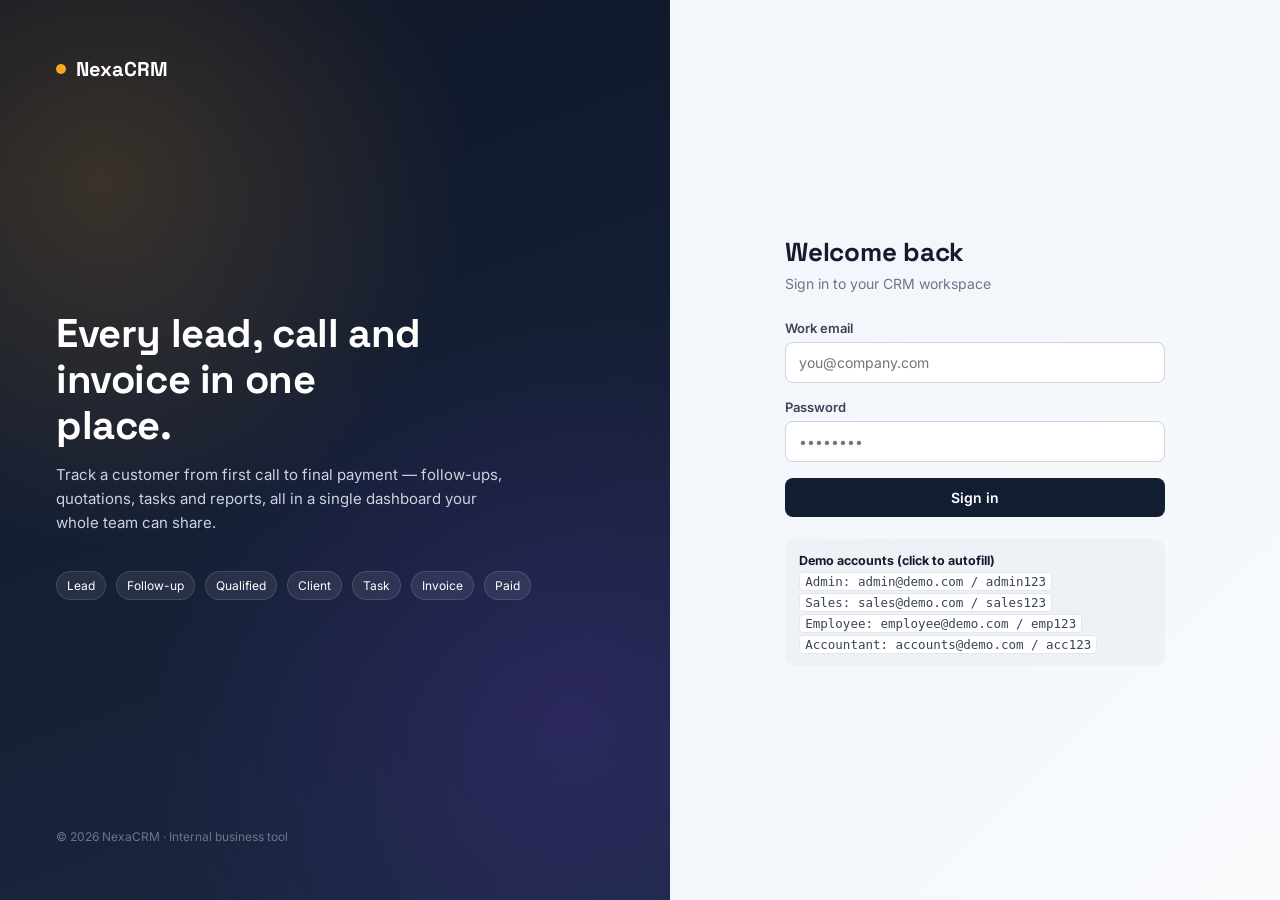
<file: crm/index.html>
<!DOCTYPE html>
<html lang="en">
<head>
<meta charset="UTF-8">
<meta name="viewport" content="width=device-width, initial-scale=1.0">
<title>NexaCRM — Sign in</title>
<link rel="stylesheet" href="css/style.css">
</head>
<body>

<div class="login-shell">
  <div class="login-visual">
    <div class="brand"><span class="dot"></span> NexaCRM</div>
    <div class="pitch">
      <h1>Every lead, call and invoice in one place.</h1>
      <p>Track a customer from first call to final payment — follow-ups, quotations, tasks and reports, all in a single dashboard your whole team can share.</p>
      <div class="login-flow">
        <span>Lead</span><span>Follow-up</span><span>Qualified</span><span>Client</span><span>Task</span><span>Invoice</span><span>Paid</span>
      </div>
    </div>
    <footer>© 2026 NexaCRM · Internal business tool</footer>
  </div>

  <div class="login-form-wrap">
    <div class="login-card">
      <h2>Welcome back</h2>
      <span class="sub">Sign in to your CRM workspace</span>

      <div class="login-error" id="loginError">Invalid email or password.</div>

      <form id="loginForm">
        <div class="field">
          <label for="email">Work email</label>
          <input type="email" id="email" placeholder="you@company.com" required>
        </div>
        <div class="field">
          <label for="password">Password</label>
          <input type="password" id="password" placeholder="••••••••" required>
        </div>
        <button type="submit" class="btn btn-primary btn-block">Sign in</button>
      </form>

      <div class="demo-accounts">
        <b>Demo accounts (click to autofill)</b>
        <div id="demoList" style="display:flex;flex-direction:column;gap:6px;"></div>
      </div>
    </div>
  </div>
</div>

<div id="toast-host"></div>

<script src="js/data.js"></script>
<script>
  seedIfNeeded();

  // If already logged in, go straight to dashboard
  if (currentUser()) window.location.href = 'dashboard.html';

  const users = DB.get(DB_KEYS.users);
  const demoList = document.getElementById('demoList');
  users.forEach(u => {
    const row = document.createElement('div');
    row.innerHTML = `<code style="cursor:pointer" data-mail="${u.email}" data-pass="${u.password}">${u.role}: ${u.email} / ${u.password}</code>`;
    demoList.appendChild(row);
  });
  demoList.addEventListener('click', e => {
    const el = e.target.closest('code');
    if (!el) return;
    document.getElementById('email').value = el.dataset.mail;
    document.getElementById('password').value = el.dataset.pass;
  });

  document.getElementById('loginForm').addEventListener('submit', e => {
    e.preventDefault();
    const email = document.getElementById('email').value.trim().toLowerCase();
    const pass = document.getElementById('password').value;
    const user = users.find(u => u.email.toLowerCase() === email && u.password === pass);
    const errBox = document.getElementById('loginError');
    if (!user) {
      errBox.style.display = 'block';
      return;
    }
    errBox.style.display = 'none';
    setCurrentUser({ id: user.id, name: user.name, role: user.role, email: user.email });
    window.location.href = 'dashboard.html';
  });
</script>
</body>
</html>
</file>
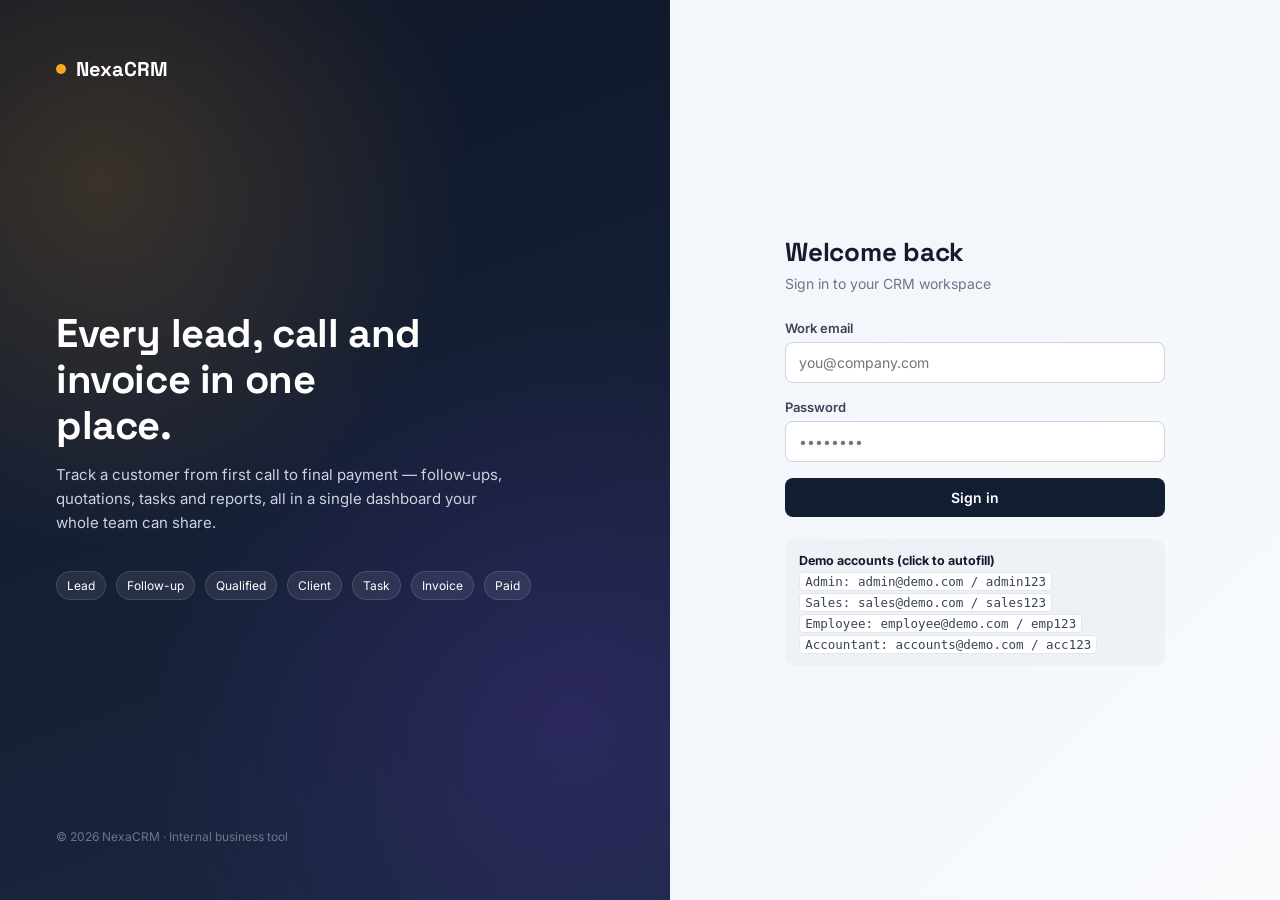
<file: crm/dashboard.html>
<!DOCTYPE html>
<html lang="en">
<head>
<meta charset="UTF-8">
<meta name="viewport" content="width=device-width, initial-scale=1.0">
<title>NexaCRM — Dashboard</title>
<link rel="stylesheet" href="css/style.css">
</head>
<body>

<div class="app-shell">

  <!-- ===================== SIDEBAR ===================== -->
  <aside class="sidebar" id="sidebar">
    <div class="brand"><span class="dot"></span> NexaCRM</div>

    <div class="nav-group-label">Overview</div>
    <div class="nav-item" data-section="dashboard" data-roles="Admin,Sales,Employee,Accountant">
      <svg width="18" height="18" viewBox="0 0 24 24" fill="none" stroke="currentColor" stroke-width="2"><rect x="3" y="3" width="7" height="9" rx="1.5"/><rect x="14" y="3" width="7" height="5" rx="1.5"/><rect x="14" y="12" width="7" height="9" rx="1.5"/><rect x="3" y="16" width="7" height="5" rx="1.5"/></svg>
      Dashboard
    </div>

    <div class="nav-group-label">Sales Pipeline</div>
    <div class="nav-item" data-section="pipeline" data-roles="Admin,Sales,Employee">
      <svg width="18" height="18" viewBox="0 0 24 24" fill="none" stroke="currentColor" stroke-width="2"><path d="M4 4h16v3H4zM7 11h10v3H7zM10 18h4v3h-4z"/></svg>
      Pipeline
    </div>
    <div class="nav-item" data-section="leads" data-roles="Admin,Sales,Employee">
      <svg width="18" height="18" viewBox="0 0 24 24" fill="none" stroke="currentColor" stroke-width="2"><path d="M22 16.92v3a2 2 0 0 1-2.18 2 19.79 19.79 0 0 1-8.63-3.07 19.5 19.5 0 0 1-6-6 19.79 19.79 0 0 1-3.07-8.67A2 2 0 0 1 4.11 2h3a2 2 0 0 1 2 1.72c.13.96.36 1.9.68 2.81a2 2 0 0 1-.45 2.11L8.09 9.91a16 16 0 0 0 6 6l1.27-1.27a2 2 0 0 1 2.11-.45c.91.32 1.85.55 2.81.68A2 2 0 0 1 22 16.92z"/></svg>
      Leads &amp; Follow-ups
    </div>
    <div class="nav-item" data-section="clients" data-roles="Admin,Sales,Accountant,Employee">
      <svg width="18" height="18" viewBox="0 0 24 24" fill="none" stroke="currentColor" stroke-width="2"><path d="M17 21v-2a4 4 0 0 0-4-4H5a4 4 0 0 0-4 4v2"/><circle cx="9" cy="7" r="4"/><path d="M23 21v-2a4 4 0 0 0-3-3.87"/><path d="M16 3.13a4 4 0 0 1 0 7.75"/></svg>
      Clients
    </div>

    <div class="nav-group-label">Delivery</div>
    <div class="nav-item" data-section="tasks" data-roles="Admin,Sales,Employee">
      <svg width="18" height="18" viewBox="0 0 24 24" fill="none" stroke="currentColor" stroke-width="2"><path d="M9 11l3 3L22 4"/><path d="M21 12v7a2 2 0 0 1-2 2H5a2 2 0 0 1-2-2V5a2 2 0 0 1 2-2h11"/></svg>
      Services &amp; Tasks
    </div>

    <div class="nav-group-label">Billing</div>
    <div class="nav-item" data-section="quotations" data-roles="Admin,Sales,Accountant">
      <svg width="18" height="18" viewBox="0 0 24 24" fill="none" stroke="currentColor" stroke-width="2"><path d="M14 2H6a2 2 0 0 0-2 2v16a2 2 0 0 0 2 2h12a2 2 0 0 0 2-2V8z"/><path d="M14 2v6h6"/><path d="M9 15h6M9 11h3"/></svg>
      Quotations &amp; Invoices
    </div>
    <div class="nav-item" data-section="payments" data-roles="Admin,Accountant">
      <svg width="18" height="18" viewBox="0 0 24 24" fill="none" stroke="currentColor" stroke-width="2"><rect x="1" y="4" width="22" height="16" rx="2"/><path d="M1 10h22"/></svg>
      Payments
    </div>

    <div class="nav-group-label">Insights</div>
    <div class="nav-item" data-section="notifications" data-roles="Admin,Sales,Employee,Accountant">
      <svg width="18" height="18" viewBox="0 0 24 24" fill="none" stroke="currentColor" stroke-width="2"><path d="M18 8A6 6 0 0 0 6 8c0 7-3 9-3 9h18s-3-2-3-9"/><path d="M13.73 21a2 2 0 0 1-3.46 0"/></svg>
      Notifications
    </div>
    <div class="nav-item" data-section="callhistory" data-roles="Admin,Sales,Employee,Accountant">
      <svg width="18" height="18" viewBox="0 0 24 24" fill="none" stroke="currentColor" stroke-width="2"><path d="M22 16.92v3a2 2 0 0 1-2.18 2 19.79 19.79 0 0 1-8.63-3.07 19.5 19.5 0 0 1-6-6 19.79 19.79 0 0 1-3.07-8.67A2 2 0 0 1 4.11 2h3a2 2 0 0 1 2 1.72c.13.96.36 1.9.68 2.81a2 2 0 0 1-.45 2.11L8.09 9.91a16 16 0 0 0 6 6l1.27-1.27a2 2 0 0 1 2.11-.45c.91.32 1.85.55 2.81.68A2 2 0 0 1 22 16.92z"/></svg>
      Call History
    </div>
    <div class="nav-item" data-section="reports" data-roles="Admin,Accountant">
      <svg width="18" height="18" viewBox="0 0 24 24" fill="none" stroke="currentColor" stroke-width="2"><path d="M3 3v18h18"/><path d="M18 17V9M13 17V5M8 17v-3"/></svg>
      Reports
    </div>
    <div class="nav-item" data-section="users" data-roles="Admin">
      <svg width="18" height="18" viewBox="0 0 24 24" fill="none" stroke="currentColor" stroke-width="2"><path d="M20 21v-2a4 4 0 0 0-4-4H8a4 4 0 0 0-4 4v2"/><circle cx="12" cy="7" r="4"/></svg>
      Team &amp; Roles
    </div>

    <div class="nav-group-label">Account</div>
    <div class="nav-item" data-section="settings" data-roles="Admin,Sales,Employee,Accountant">
      <svg width="18" height="18" viewBox="0 0 24 24" fill="none" stroke="currentColor" stroke-width="2"><circle cx="12" cy="12" r="3"/><path d="M19.4 15a1.65 1.65 0 0 0 .33 1.82l.06.06a2 2 0 1 1-2.83 2.83l-.06-.06a1.65 1.65 0 0 0-1.82-.33 1.65 1.65 0 0 0-1 1.51V21a2 2 0 0 1-4 0v-.09A1.65 1.65 0 0 0 9 19.4a1.65 1.65 0 0 0-1.82.33l-.06.06a2 2 0 1 1-2.83-2.83l.06-.06a1.65 1.65 0 0 0 .33-1.82 1.65 1.65 0 0 0-1.51-1H3a2 2 0 0 1 0-4h.09A1.65 1.65 0 0 0 4.6 9a1.65 1.65 0 0 0-.33-1.82l-.06-.06a2 2 0 1 1 2.83-2.83l.06.06a1.65 1.65 0 0 0 1.82.33H9a1.65 1.65 0 0 0 1-1.51V3a2 2 0 0 1 4 0v.09a1.65 1.65 0 0 0 1 1.51 1.65 1.65 0 0 0 1.82-.33l.06-.06a2 2 0 1 1 2.83 2.83l-.06.06a1.65 1.65 0 0 0-.33 1.82V9a1.65 1.65 0 0 0 1.51 1H21a2 2 0 0 1 0 4h-.09a1.65 1.65 0 0 0-1.51 1z"/></svg>
      Settings
    </div>

    <div class="sidebar-footer">
      <div class="sidebar-user">
        <div class="avatar" id="sbAvatar">?</div>
        <div class="who">
          <div class="n" id="sbName">—</div>
          <div class="r" id="sbRole">—</div>
        </div>
      </div>
      <div class="nav-item" id="logoutBtn" style="margin-top:6px;">
        <svg width="18" height="18" viewBox="0 0 24 24" fill="none" stroke="currentColor" stroke-width="2"><path d="M9 21H5a2 2 0 0 1-2-2V5a2 2 0 0 1 2-2h4"/><polyline points="16 17 21 12 16 7"/><line x1="21" y1="12" x2="9" y2="12"/></svg>
        Log out
      </div>
    </div>
  </aside>

  <!-- ===================== MAIN ===================== -->
  <div class="main">
    <div class="topbar">
      <div class="left">
        <button class="menu-toggle" id="menuToggle">
          <svg width="22" height="22" viewBox="0 0 24 24" fill="none" stroke="currentColor" stroke-width="2"><line x1="3" y1="12" x2="21" y2="12"/><line x1="3" y1="6" x2="21" y2="6"/><line x1="3" y1="18" x2="21" y2="18"/></svg>
        </button>
        <h1 id="pageTitle">Dashboard</h1>
      </div>
      <div class="right">
        <button class="btn btn-amber btn-sm" id="newCallBtn">
          <svg width="15" height="15" viewBox="0 0 24 24" fill="none" stroke="currentColor" stroke-width="2.3"><path d="M22 16.92v3a2 2 0 0 1-2.18 2 19.79 19.79 0 0 1-8.63-3.07 19.5 19.5 0 0 1-6-6 19.79 19.79 0 0 1-3.07-8.67A2 2 0 0 1 4.11 2h3a2 2 0 0 1 2 1.72c.13.96.36 1.9.68 2.81a2 2 0 0 1-.45 2.11L8.09 9.91a16 16 0 0 0 6 6l1.27-1.27a2 2 0 0 1 2.11-.45c.91.32 1.85.55 2.81.68A2 2 0 0 1 22 16.92z"/></svg>
          New Call
        </button>
        <button class="icon-btn" id="bellBtn" title="Notifications">
          <svg width="18" height="18" viewBox="0 0 24 24" fill="none" stroke="currentColor" stroke-width="2"><path d="M18 8A6 6 0 0 0 6 8c0 7-3 9-3 9h18s-3-2-3-9"/><path d="M13.73 21a2 2 0 0 1-3.46 0"/></svg>
          <span class="badge-dot perm-hidden" id="bellCount">0</span>
        </button>
      </div>
    </div>

    <div class="content">

      <!-- ============ DASHBOARD ============ -->
      <section class="section active" id="sec-dashboard">
        <div class="dashboard-hero" id="dashboardHero"></div>
        <div class="stat-grid" id="statGrid"></div>
        <div class="role-workspace" id="roleWorkspace"></div>
        <div class="grid-2">
          <div class="card">
            <div class="card-head">
              <h3>Leads needing follow-up</h3>
              <button class="link-btn" data-nav="leads">View all leads</button>
            </div>
            <div class="table-wrap" id="dashFollowUps"></div>
          </div>
          <div class="card">
            <div class="card-head"><h3>Recent activity</h3></div>
            <div class="card-body"><div class="timeline" id="dashActivity"></div></div>
          </div>
        </div>
        <div class="card" style="margin-top:20px;">
          <div class="card-head">
            <h3>Call a lead</h3>
            <span class="small-muted">Tap call, and when you hang up we'll prompt you to log what happened.</span>
          </div>
          <div class="table-wrap" id="dashCallList"></div>
        </div>
      </section>

      <!-- ============ PIPELINE (KANBAN) ============ -->
      <section class="section" id="sec-pipeline">
        <div class="page-head">
          <div><h2>Sales Pipeline</h2><div class="sub">Drag opportunities through each stage and keep your team focused on the next best action.</div></div>
          <button class="btn btn-primary" id="addLeadFromPipelineBtn">+ Add Lead</button>
        </div>
        <div class="pipeline-overview" id="pipelineOverview"></div>
        <div class="kanban-board" id="kanbanBoard"></div>
      </section>

      <!-- ============ LEADS ============ -->
      <section class="section" id="sec-leads">
        <div class="page-head">
          <div><h2>Leads &amp; Follow-ups</h2><div class="sub">Capture new leads, log calls and move them toward qualification.</div></div>
          <button class="btn btn-primary" id="addLeadBtn">+ Add Lead</button>
        </div>
        <div class="filter-bar">
          <input type="search" id="leadSearch" placeholder="Search name, company, phone…">
          <div class="pill-tabs" id="leadStatusTabs"></div>
        </div>
        <div class="card"><div class="table-wrap" id="leadTable"></div></div>
      </section>

      <!-- ============ CLIENTS ============ -->
      <section class="section" id="sec-clients">
        <div class="page-head">
          <div><h2>Clients</h2><div class="sub">Everyone converted from a lead, with full service &amp; billing history.</div></div>
          <button class="btn btn-primary" id="addClientBtn">+ Add Client Directly</button>
        </div>
        <div class="filter-bar"><input type="search" id="clientSearch" placeholder="Search clients…"></div>
        <div class="card"><div class="table-wrap" id="clientTable"></div></div>
      </section>

      <!-- ============ TASKS / SERVICES ============ -->
      <section class="section" id="sec-tasks">
        <div class="page-head">
          <div><h2>Services &amp; Tasks</h2><div class="sub">Assign delivery work to your team and track progress.</div></div>
          <div style="display:flex;gap:10px;">
            <button class="btn btn-outline" id="manageServicesBtn">Manage Services</button>
            <button class="btn btn-primary" id="addTaskBtn">+ Assign Task</button>
          </div>
        </div>
        <div class="filter-bar" id="taskStatusTabs"></div>
        <div class="card"><div class="table-wrap" id="taskTable"></div></div>
      </section>

      <!-- ============ QUOTATIONS & INVOICES ============ -->
      <section class="section" id="sec-quotations">
        <div class="page-head">
          <div><h2>Quotations &amp; Invoices</h2><div class="sub">Quote a client, then convert accepted quotes into invoices.</div></div>
          <button class="btn btn-primary" id="addQuoteBtn">+ New Quotation</button>
        </div>
        <div class="pill-tabs" style="margin-bottom:16px;">
          <button class="pill-tab active" data-billtab="quotations">Quotations</button>
          <button class="pill-tab" data-billtab="invoices">Invoices</button>
        </div>
        <div class="card" id="billQuotationsWrap"><div class="table-wrap" id="quoteTable"></div></div>
        <div class="card" id="billInvoicesWrap" style="display:none;"><div class="table-wrap" id="invoiceTable"></div></div>
      </section>

      <!-- ============ PAYMENTS ============ -->
      <section class="section" id="sec-payments">
        <div class="page-head">
          <div><h2>Payment Tracking</h2><div class="sub">Record payments received and see who still owes what.</div></div>
        </div>
        <div class="stat-grid" id="paymentStatGrid" style="grid-template-columns:repeat(3,1fr);"></div>
        <div class="card"><div class="table-wrap" id="paymentTable"></div></div>
      </section>

      <!-- ============ NOTIFICATIONS ============ -->
      <section class="section" id="sec-notifications">
        <div class="page-head">
          <div><h2>Notifications &amp; Reminders</h2><div class="sub">Follow-up due dates, unpaid invoices and task deadlines.</div></div>
          <button class="btn btn-outline btn-sm" id="markAllReadBtn">Mark all as read</button>
        </div>
        <div class="card"><div id="notifList"></div></div>
      </section>

      <!-- ============ REPORTS ============ -->
      <section class="section" id="sec-reports">
        <div class="page-head"><div><h2>Performance Reports</h2><div class="sub">A visual view of pipeline health, conversions and revenue.</div></div><span class="report-period">All time · Live data</span></div>
        <div class="report-kpis" id="reportKpis"></div>
        <div class="grid-2">
          <div class="card">
            <div class="card-head"><div><h3>Lead funnel</h3><span class="card-caption">Where your opportunities are today</span></div></div>
            <div class="card-body" id="funnelChart"></div>
          </div>
          <div class="card">
            <div class="card-head"><div><h3>Revenue overview</h3><span class="card-caption">Invoiced versus amount collected</span></div></div>
            <div class="card-body" id="revenueChart"></div>
          </div>
        </div>
        <div class="card" style="margin-top:20px;">
          <div class="card-head"><div><h3>Monthly sales trend</h3><span class="card-caption">Collections received over the last six months</span></div></div>
          <div class="card-body" id="salesTrendChart"></div>
        </div>
        <div class="card" style="margin-top:20px;">
          <div class="card-head"><div><h3>Team performance</h3><span class="card-caption">Open leads, converted customers and completed work</span></div></div>
          <div class="card-body" id="teamPerfTable"></div>
        </div>
      </section>

      <!-- ============ USERS (ADMIN) ============ -->
      <section class="section" id="sec-users">
        <div class="page-head">
          <div><h2>Team &amp; Roles</h2><div class="sub">Manage who has access, and what they can do.</div></div>
          <button class="btn btn-primary" id="addUserBtn">+ Add Team Member</button>
        </div>
        <div class="card"><div class="table-wrap" id="userTable"></div></div>
      </section>

      <!-- ============ CALL HISTORY ============ -->
      <section class="section" id="sec-callhistory">
        <div class="page-head">
          <div><h2>Call History</h2><div class="sub">Every call made from the CRM — who called, which number, when and for how long.</div></div>
        </div>
        <div class="stat-grid" id="callStatGrid" style="grid-template-columns:repeat(3,1fr);"></div>
        <div class="filter-bar"><input type="search" id="callSearch" placeholder="Search by name, number or rep…"></div>
        <div class="card"><div class="table-wrap" id="callHistoryTable"></div></div>
      </section>

      <!-- ============ SETTINGS ============ -->
      <section class="section" id="sec-settings">
        <div class="page-head">
          <div><h2>Settings</h2><div class="sub">Your profile, reminder preferences and app data.</div></div>
        </div>

        <div class="grid-2">
          <div class="card">
            <div class="card-head"><h3>My Profile</h3></div>
            <div class="card-body">
              <div class="sidebar-user" style="margin-bottom:16px;">
                <div class="avatar" id="setAvatar">?</div>
                <div class="who">
                  <div class="n" id="setName">—</div>
                  <div class="r" id="setEmailRole">—</div>
                </div>
              </div>
              <p class="small-muted">To change your name, email or password, ask an Admin to update it from Team &amp; Roles.</p>
            </div>
          </div>

          <div class="card">
            <div class="card-head"><h3>Follow-up Reminders</h3></div>
            <div class="card-body">
              <div class="field">
                <label>Remind me this many days before a follow-up is due</label>
                <input type="number" id="setReminderDays" min="0" max="14">
              </div>
              <div class="field" style="margin-bottom:0;">
                <label style="display:flex;align-items:center;gap:8px;cursor:pointer;">
                  <input type="checkbox" id="setNotifyOverdue" style="width:auto;">
                  Also flag overdue items in red on the dashboard
                </label>
              </div>
              <button class="btn btn-primary btn-sm" id="saveSettingsBtn" style="margin-top:14px;">Save Preferences</button>
            </div>
          </div>
        </div>

        <div class="card" style="margin-top:20px;">
          <div class="card-head"><h3>Company profile</h3></div>
          <div class="card-body">
            <div class="form-row">
              <div class="field"><label>Company name</label><input type="text" id="setCompanyName" placeholder="Your company name"></div>
              <div class="field"><label>Business email</label><input type="email" id="setCompanyEmail" placeholder="hello@company.com"></div>
            </div>
            <div class="form-row" style="align-items:end;">
              <div class="field" style="margin-bottom:0;"><label>Business phone</label><input type="tel" id="setCompanyPhone" placeholder="Contact number"></div>
              <div class="field" style="margin-bottom:0;"><label>Currency</label><select id="setCurrency"><option value="INR">INR (₹)</option><option value="USD">USD ($)</option><option value="EUR">EUR (€)</option><option value="GBP">GBP (£)</option></select></div>
            </div>
            <button class="btn btn-primary btn-sm" id="saveCompanyBtn" style="margin-top:14px;">Save Company Profile</button>
          </div>
        </div>

        <div class="card" style="margin-top:20px;">
          <div class="card-head"><h3>Data</h3></div>
          <div class="card-body">
            <p class="small-muted" style="margin-bottom:14px;">This demo stores everything in your browser (localStorage) — nothing leaves your device.</p>
            <div style="display:flex;gap:10px;flex-wrap:wrap;">
              <button class="btn btn-outline btn-sm" id="exportDataBtn">⬇ Export all data (JSON)</button>
              <button class="btn btn-outline btn-sm" id="resetDataBtn" style="color:var(--red);border-color:var(--red);">⟲ Reset demo data</button>
            </div>
          </div>
        </div>

        <div class="card" style="margin-top:20px;">
          <div class="card-head"><h3>About</h3></div>
          <div class="card-body">
            <div class="kv"><span class="k">App</span><span class="v">NexaCRM</span></div>
            <div class="kv"><span class="k">Version</span><span class="v">1.1.0 (demo)</span></div>
            <div class="kv"><span class="k">Storage</span><span class="v">Browser localStorage</span></div>
          </div>
        </div>
      </section>

    </div>
  </div>
</div>

<!-- ===================== MODALS ===================== -->

<!-- Add / Edit Lead -->
<div class="modal-overlay" id="modal-lead">
  <div class="modal">
    <div class="modal-head"><h3 id="leadModalTitle">Add Lead</h3><button class="modal-close" data-close>&times;</button></div>
    <div class="modal-body">
      <form id="leadForm">
        <input type="hidden" id="leadId">
        <div class="form-row">
          <div class="field"><label>Full name *</label><input type="text" id="leadName" required></div>
          <div class="field">
            <label>Phone *</label>
            <input type="tel" id="leadPhone" required maxlength="10" inputmode="numeric" pattern="[0-9]{10}" placeholder="10-digit mobile number">
            <small class="small-muted">Exactly 10 digits, no +91 / spaces / dashes</small>
            <div class="field-error" id="leadPhoneErr">Enter a valid 10-digit phone number.</div>
          </div>
        </div>
        <div class="form-row">
          <div class="field">
            <label>Email</label>
            <input type="email" id="leadEmail" placeholder="name@company.com">
            <div class="field-error" id="leadEmailErr">Enter a valid email address (must contain @).</div>
          </div>
          <div class="field"><label>Company</label><input type="text" id="leadCompany"></div>
        </div>
        <div class="form-row">
          <div class="field"><label>Source</label>
            <select id="leadSource"><option>Website</option><option>Referral</option><option>Cold Call</option><option>Social Media</option><option>Walk-in</option><option>Other</option></select>
          </div>
          <div class="field"><label>Assigned to</label><select id="leadAssignedTo"></select></div>
        </div>
        <div class="form-row">
          <div class="field">
            <label>Lead Score (0–100)</label>
            <input type="number" id="leadScore" min="0" max="100" step="5">
            <small class="small-muted">Auto-suggested from stage — feel free to override.</small>
          </div>
          <div class="field"><label>&nbsp;</label></div>
        </div>
        <div class="field"><label>Notes</label><textarea id="leadNotes" placeholder="What do they need?"></textarea></div>
      </form>
    </div>
    <div class="modal-foot"><button class="btn btn-ghost" data-close>Cancel</button><button class="btn btn-primary" id="saveLeadBtn">Save Lead</button></div>
  </div>
</div>

<!-- Lead Detail / Follow-up -->
<div class="modal-overlay" id="modal-leadDetail">
  <div class="modal modal-lg">
    <div class="modal-head"><h3 id="leadDetailName">Lead</h3><button class="modal-close" data-close>&times;</button></div>
    <div class="modal-body">
      <div class="grid-2">
        <div>
          <div class="contact-actions" id="leadContactActions"></div>
          <div class="kv"><span class="k">Phone</span><span class="v" id="ldPhone"></span></div>
          <div class="kv"><span class="k">Email</span><span class="v" id="ldEmail"></span></div>
          <div class="kv"><span class="k">Company</span><span class="v" id="ldCompany"></span></div>
          <div class="kv"><span class="k">Source</span><span class="v" id="ldSource"></span></div>
          <div class="kv"><span class="k">Assigned to</span><span class="v" id="ldAssigned"></span></div>
          <div class="kv"><span class="k">Status</span><span class="v" id="ldStatus"></span></div>
          <div class="kv"><span class="k">Lead Score</span><span class="v" id="ldScore"></span></div>
          <div class="divider"></div>
          <label style="font-size:13px;font-weight:600;color:var(--slate-700);">Add note / follow-up</label>
          <textarea id="fuNote" placeholder="Call summary, next steps…" style="margin-top:6px;width:100%;padding:11px 13px;border:1px solid var(--slate-300);border-radius:8px;min-height:70px;font-family:inherit;"></textarea>
          <div class="form-row" style="margin-top:10px;">
            <div class="field" style="margin-bottom:0;"><label>Next follow-up date</label><input type="date" id="fuNextDate"></div>
            <div class="field" style="margin-bottom:0;"><label>Update status</label>
              <select id="fuStatus"><option>New</option><option>Contacted</option><option>Follow-up</option><option>Qualified</option><option>Lost</option></select>
            </div>
          </div>
          <button class="btn btn-outline btn-sm" style="margin-top:12px;" id="saveFollowUpBtn">Save Note &amp; Follow-up</button>
        </div>
        <div>
          <label style="font-size:13px;font-weight:600;color:var(--slate-700);">Follow-up history</label>
          <div class="timeline" id="ldHistory" style="margin-top:10px;"></div>
        </div>
      </div>
    </div>
    <div class="modal-foot">
      <button class="btn btn-danger" id="markLostBtn">Mark as Lost</button>
      <button class="btn btn-amber" id="convertLeadBtn">Convert to Client →</button>
    </div>
  </div>
</div>

<!-- Convert to Client -->
<div class="modal-overlay" id="modal-convert">
  <div class="modal">
    <div class="modal-head"><h3>Convert Lead to Client</h3><button class="modal-close" data-close>&times;</button></div>
    <div class="modal-body">
      <p class="hint" style="margin-bottom:14px;">This creates a client record from <b id="convLeadName"></b> and keeps their full lead &amp; follow-up history attached.</p>
      <input type="hidden" id="convLeadId">
      <div class="field"><label>Billing address</label><textarea id="convAddress" placeholder="Optional"></textarea></div>
    </div>
    <div class="modal-foot"><button class="btn btn-ghost" data-close>Cancel</button><button class="btn btn-primary" id="confirmConvertBtn">Convert to Client</button></div>
  </div>
</div>

<!-- Add Client Directly -->
<div class="modal-overlay" id="modal-client">
  <div class="modal">
    <div class="modal-head"><h3>Add Client</h3><button class="modal-close" data-close>&times;</button></div>
    <div class="modal-body">
      <form id="clientForm">
        <div class="form-row">
          <div class="field"><label>Full name *</label><input type="text" id="clientName" required></div>
          <div class="field">
            <label>Phone *</label>
            <input type="tel" id="clientPhone" required maxlength="10" inputmode="numeric" pattern="[0-9]{10}" placeholder="10-digit mobile number">
            <small class="small-muted">Exactly 10 digits, no +91 / spaces / dashes</small>
            <div class="field-error" id="clientPhoneErr">Enter a valid 10-digit phone number.</div>
          </div>
        </div>
        <div class="form-row">
          <div class="field">
            <label>Email</label>
            <input type="email" id="clientEmail" placeholder="name@company.com">
            <div class="field-error" id="clientEmailErr">Enter a valid email address (must contain @).</div>
          </div>
          <div class="field"><label>Company</label><input type="text" id="clientCompany"></div>
        </div>
        <div class="field"><label>Address</label><textarea id="clientAddress"></textarea></div>
      </form>
    </div>
    <div class="modal-foot"><button class="btn btn-ghost" data-close>Cancel</button><button class="btn btn-primary" id="saveClientBtn">Save Client</button></div>
  </div>
</div>

<!-- Client Detail -->
<div class="modal-overlay" id="modal-clientDetail">
  <div class="modal modal-lg">
    <div class="modal-head"><h3 id="cdName">Client</h3><button class="modal-close" data-close>&times;</button></div>
    <div class="modal-body">
      <div class="grid-2">
        <div>
          <div class="contact-actions" id="clientContactActions"></div>
          <div class="kv"><span class="k">Phone</span><span class="v" id="cdPhone"></span></div>
          <div class="kv"><span class="k">Email</span><span class="v" id="cdEmail"></span></div>
          <div class="kv"><span class="k">Company</span><span class="v" id="cdCompany"></span></div>
          <div class="kv"><span class="k">Client since</span><span class="v" id="cdSince"></span></div>
          <div class="divider"></div>
          <div class="kv"><span class="k">Total invoiced</span><span class="v" id="cdInvoiced"></span></div>
          <div class="kv"><span class="k">Total paid</span><span class="v" id="cdPaid"></span></div>
          <div class="kv"><span class="k">Balance due</span><span class="v" id="cdDue"></span></div>
        </div>
        <div>
          <label style="font-size:13px;font-weight:600;color:var(--slate-700);">Tasks &amp; services</label>
          <div id="cdTasks" style="margin-top:8px;"></div>
        </div>
      </div>
    </div>
    <div class="modal-foot"><button class="btn btn-ghost" data-close>Close</button></div>
  </div>
</div>

<!-- Manage Services -->
<div class="modal-overlay" id="modal-services">
  <div class="modal">
    <div class="modal-head"><h3>Services</h3><button class="modal-close" data-close>&times;</button></div>
    <div class="modal-body">
      <div id="serviceList" style="margin-bottom:16px;"></div>
      <div class="divider"></div>
      <div class="form-row">
        <div class="field"><label>Service name</label><input type="text" id="svcName"></div>
        <div class="field"><label>Price (₹)</label><input type="number" id="svcPrice"></div>
      </div>
      <div class="field"><label>Description</label><input type="text" id="svcDesc"></div>
      <button class="btn btn-outline btn-sm" id="addServiceBtn">+ Add Service</button>
    </div>
    <div class="modal-foot"><button class="btn btn-primary" data-close>Done</button></div>
  </div>
</div>

<!-- Add Task -->
<div class="modal-overlay" id="modal-task">
  <div class="modal">
    <div class="modal-head"><h3>Assign Task</h3><button class="modal-close" data-close>&times;</button></div>
    <div class="modal-body">
      <form id="taskForm">
        <div class="field"><label>Task title *</label><input type="text" id="taskTitle" required></div>
        <div class="form-row">
          <div class="field"><label>Client</label><select id="taskClient"></select></div>
          <div class="field"><label>Related service</label><select id="taskService"></select></div>
        </div>
        <div class="form-row">
          <div class="field"><label>Assign to</label><select id="taskAssignee"></select></div>
          <div class="field"><label>Due date</label><input type="date" id="taskDue"></div>
        </div>
        <div class="field"><label>Priority</label>
          <select id="taskPriority"><option>Low</option><option selected>Medium</option><option>High</option></select>
        </div>
        <div class="field"><label>Description</label><textarea id="taskDesc"></textarea></div>
      </form>
    </div>
    <div class="modal-foot"><button class="btn btn-ghost" data-close>Cancel</button><button class="btn btn-primary" id="saveTaskBtn">Assign Task</button></div>
  </div>
</div>

<!-- New Quotation -->
<div class="modal-overlay" id="modal-quote">
  <div class="modal modal-lg">
    <div class="modal-head"><h3>New Quotation</h3><button class="modal-close" data-close>&times;</button></div>
    <div class="modal-body">
      <div class="field"><label>Client *</label><select id="quoteClient"></select></div>
      <label style="font-size:13px;font-weight:600;color:var(--slate-700);">Line items</label>
      <div id="quoteItems" style="margin:10px 0;"></div>
      <button class="btn btn-outline btn-sm" id="addQuoteLineBtn">+ Add Line Item</button>
      <div class="divider"></div>
      <div class="form-row">
        <div class="field"><label>Valid until</label><input type="date" id="quoteValidUntil"></div>
        <div class="field" style="text-align:right;">
          <label>&nbsp;</label>
          <div style="font-size:22px;font-family:var(--font-display);font-weight:700;">Total: <span id="quoteTotal">₹0</span></div>
        </div>
      </div>
    </div>
    <div class="modal-foot"><button class="btn btn-ghost" data-close>Cancel</button><button class="btn btn-primary" id="saveQuoteBtn">Save Quotation</button></div>
  </div>
</div>

<!-- Record Payment -->
<div class="modal-overlay" id="modal-payment">
  <div class="modal">
    <div class="modal-head"><h3>Record Payment</h3><button class="modal-close" data-close>&times;</button></div>
    <div class="modal-body">
      <input type="hidden" id="payInvoiceId">
      <div class="kv"><span class="k">Invoice</span><span class="v" id="payInvoiceLabel"></span></div>
      <div class="kv"><span class="k">Balance due</span><span class="v" id="payBalance"></span></div>
      <div class="divider"></div>
      <div class="form-row">
        <div class="field"><label>Amount received (₹) *</label><input type="number" id="payAmount" required></div>
        <div class="field"><label>Payment mode</label>
          <select id="payMode"><option>Bank Transfer</option><option>UPI</option><option>Cash</option><option>Cheque</option><option>Card</option></select>
        </div>
      </div>
      <div class="field"><label>Date</label><input type="date" id="payDate"></div>
    </div>
    <div class="modal-foot"><button class="btn btn-ghost" data-close>Cancel</button><button class="btn btn-primary" id="savePaymentBtn">Record Payment</button></div>
  </div>
</div>

<!-- Add User -->
<div class="modal-overlay" id="modal-user">
  <div class="modal">
    <div class="modal-head"><h3>Add Team Member</h3><button class="modal-close" data-close>&times;</button></div>
    <div class="modal-body">
      <div class="field"><label>Full name *</label><input type="text" id="userName"></div>
      <div class="field"><label>Email *</label><input type="email" id="userEmail"></div>
      <div class="field"><label>Temporary password *</label><input type="text" id="userPassword" value="welcome123"></div>
      <div class="field"><label>Role</label>
        <select id="userRole"><option>Sales</option><option>Employee</option><option>Accountant</option><option>Admin</option></select>
      </div>
    </div>
    <div class="modal-foot"><button class="btn btn-ghost" data-close>Cancel</button><button class="btn btn-primary" id="saveUserBtn">Add Member</button></div>
  </div>
</div>

<!-- ===================== START A CALL (choose number) ===================== -->
<div class="modal-overlay" id="modal-newcall">
  <div class="modal modal-sm">
    <div class="modal-head"><h3>Start a Call</h3><button class="modal-close" data-close>&times;</button></div>
    <div class="modal-body">
      <div class="field"><label>Name (optional)</label><input type="text" id="ncName" placeholder="e.g. Walk-in enquiry"></div>
      <div class="field">
        <label>Phone number *</label>
        <input type="tel" id="ncPhone" required maxlength="10" inputmode="numeric" pattern="[0-9]{10}" placeholder="10-digit mobile number">
        <small class="small-muted">Exactly 10 digits, no +91 / spaces / dashes</small>
        <div class="field-error" id="ncPhoneErr">Enter a valid 10-digit phone number.</div>
      </div>
      <p class="hint">Calling an existing lead or client? Use the call button next to their name instead — it keeps the call linked to their record.</p>
    </div>
    <div class="modal-foot"><button class="btn btn-ghost" data-close>Cancel</button><button class="btn btn-amber" id="ncStartBtn">Call Now</button></div>
  </div>
</div>

<!-- ===================== CALL MODAL ===================== -->
<div class="modal-overlay" id="modal-call">
  <div class="modal modal-sm">
    <div class="call-modal">
      <div class="call-avatar" id="callAvatarInitials">?</div>
      <div class="call-status"><span class="pulse-dot"></span><span id="callStatusText">Calling…</span></div>
      <div class="call-name" id="callName">Unknown</div>
      <div class="call-number" id="callNumber">—</div>
      <div class="call-timer" id="callTimer">00:00</div>
      <div class="call-actions">
        <button class="call-btn mute" id="muteBtn" title="Mute">
          <svg width="20" height="20" viewBox="0 0 24 24" fill="none" stroke="currentColor" stroke-width="2"><path d="M12 1a3 3 0 0 0-3 3v8a3 3 0 0 0 6 0V4a3 3 0 0 0-3-3z"/><path d="M19 10v2a7 7 0 0 1-14 0v-2"/><line x1="12" y1="19" x2="12" y2="23"/></svg>
        </button>
        <button class="call-btn end" id="endCallBtn" title="End call">
          <svg width="22" height="22" viewBox="0 0 24 24" fill="currentColor"><path d="M12 9c-1.6 0-3.15.25-4.6.72a1 1 0 0 0-.68 1.05l.33 2.6a1 1 0 0 0 .66.82c.72.25 1.4.6 2 1.05a1 1 0 0 0 1.2-.02l1.1-.87a9.9 9.9 0 0 0 2 0l1.1.87a1 1 0 0 0 1.2.02c.6-.44 1.28-.8 2-1.05a1 1 0 0 0 .66-.82l.33-2.6a1 1 0 0 0-.68-1.05A15.6 15.6 0 0 0 12 9z" transform="rotate(135 12 12)"/></svg>
        </button>
      </div>
    </div>
  </div>
</div>

<!-- ===================== CALL WRAP-UP MODAL ===================== -->
<div class="modal-overlay" id="modal-wrapup">
  <div class="modal modal-sm">
    <div class="call-modal" style="padding:30px 22px;">
      <div class="wrapup-icon">
        <svg width="24" height="24" viewBox="0 0 24 24" fill="none" stroke="currentColor" stroke-width="2"><path d="M22 11.08V12a10 10 0 1 1-5.93-9.14"/><polyline points="22 4 12 14.01 9 11.01"/></svg>
      </div>
      <h3 style="margin-bottom:4px;">Call ended</h3>
      <p class="small-muted" id="wrapupSummary">Duration 00:00 with Unknown</p>
      <div class="wrapup-actions">
        <button class="wrapup-action" id="waAddLead">
          <span class="ic" style="background:var(--blue-bg);color:var(--blue);">
            <svg width="16" height="16" viewBox="0 0 24 24" fill="none" stroke="currentColor" stroke-width="2"><line x1="12" y1="5" x2="12" y2="19"/><line x1="5" y1="12" x2="19" y2="12"/></svg>
          </span> Add as new Lead
        </button>
        <button class="wrapup-action" id="waFollowUp">
          <span class="ic" style="background:var(--amber-500);color:#fff;opacity:.9;">
            <svg width="16" height="16" viewBox="0 0 24 24" fill="none" stroke="currentColor" stroke-width="2"><path d="M12 20h9"/><path d="M16.5 3.5a2.12 2.12 0 0 1 3 3L7 19l-4 1 1-4z"/></svg>
          </span> Log Follow-up Note
        </button>
        <button class="wrapup-action" id="waConvert">
          <span class="ic" style="background:var(--green-bg);color:var(--green);">
            <svg width="16" height="16" viewBox="0 0 24 24" fill="none" stroke="currentColor" stroke-width="2"><path d="M17 21v-2a4 4 0 0 0-4-4H5a4 4 0 0 0-4 4v2"/><circle cx="9" cy="7" r="4"/><path d="M23 11l-3 3-2-2" /></svg>
          </span> Convert to Client
        </button>
        <button class="wrapup-action" id="waTask">
          <span class="ic" style="background:var(--purple-bg);color:var(--purple);">
            <svg width="16" height="16" viewBox="0 0 24 24" fill="none" stroke="currentColor" stroke-width="2"><path d="M9 11l3 3L22 4"/><path d="M21 12v7a2 2 0 0 1-2 2H5a2 2 0 0 1-2-2V5a2 2 0 0 1 2-2h11"/></svg>
          </span> Create Task
        </button>
        <button class="wrapup-action" id="waLost" style="grid-column:1/-1;">
          <span class="ic" style="background:var(--red-bg);color:var(--red);">
            <svg width="16" height="16" viewBox="0 0 24 24" fill="none" stroke="currentColor" stroke-width="2"><circle cx="12" cy="12" r="10"/><line x1="15" y1="9" x2="9" y2="15"/><line x1="9" y1="9" x2="15" y2="15"/></svg>
          </span> Mark Lead as Lost / Not Interested
        </button>
      </div>
      <button class="btn btn-ghost btn-sm" style="margin-top:14px;" data-close>Dismiss</button>
    </div>
  </div>
</div>

<div id="toast-host"></div>

<script src="js/data.js"></script>
<script src="js/app.js"></script>
</body>
</html>
</file>
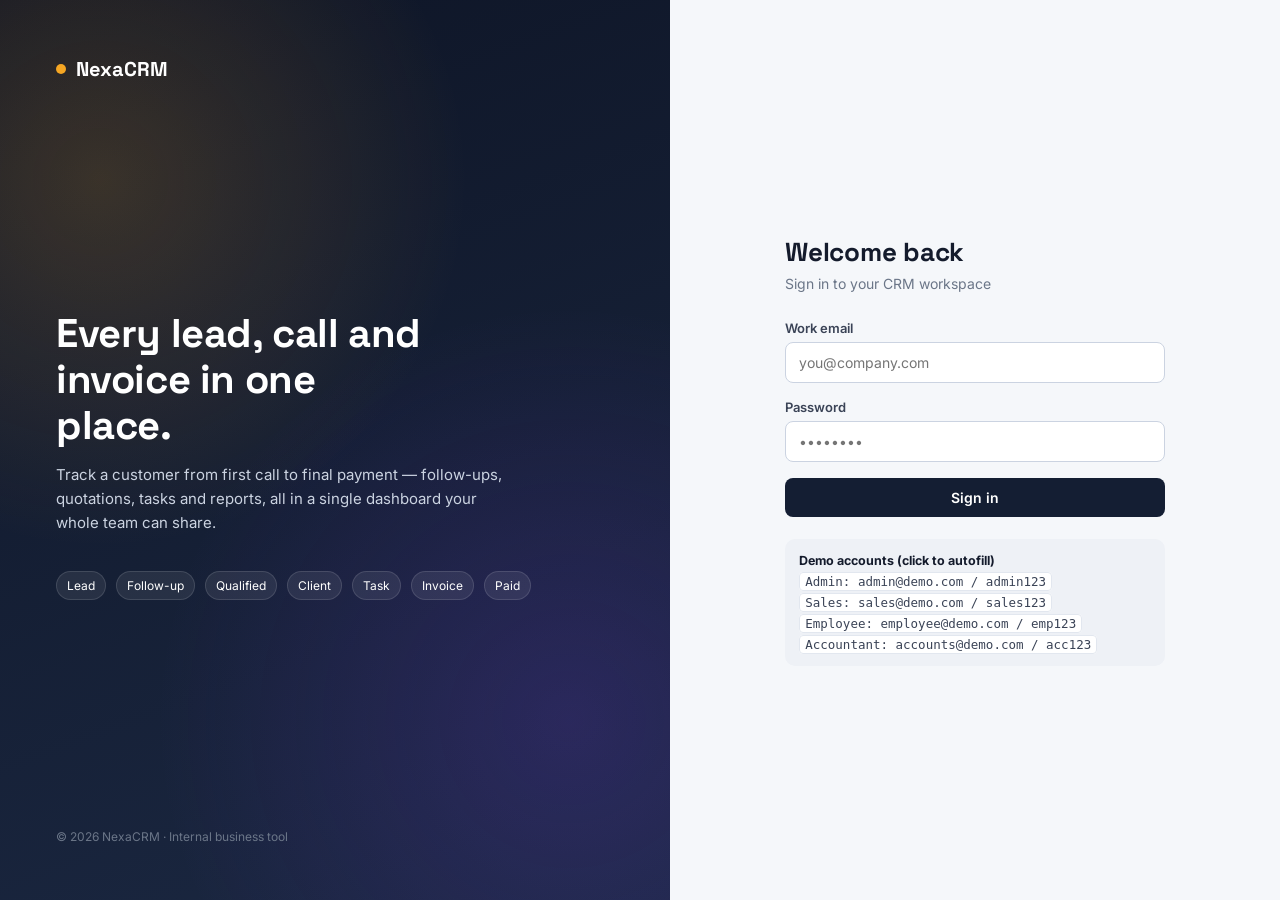
<file: legacy_html_crm/dashboard.html>
<!DOCTYPE html>
<html lang="en">
<head>
<meta charset="UTF-8">
<meta name="viewport" content="width=device-width, initial-scale=1.0">
<title>NexaCRM — Dashboard</title>
<link rel="stylesheet" href="css/style.css">
</head>
<body>

<div class="app-shell">

  <!-- ===================== SIDEBAR ===================== -->
  <aside class="sidebar" id="sidebar">
    <div class="brand"><span class="dot"></span> NexaCRM</div>

    <div class="nav-group-label">Overview</div>
    <div class="nav-item" data-section="dashboard" data-roles="Admin,Sales,Employee,Accountant">
      <svg width="18" height="18" viewBox="0 0 24 24" fill="none" stroke="currentColor" stroke-width="2"><rect x="3" y="3" width="7" height="9" rx="1.5"/><rect x="14" y="3" width="7" height="5" rx="1.5"/><rect x="14" y="12" width="7" height="9" rx="1.5"/><rect x="3" y="16" width="7" height="5" rx="1.5"/></svg>
      Dashboard
    </div>

    <div class="nav-group-label">Sales Pipeline</div>
    <div class="nav-item" data-section="leads" data-roles="Admin,Sales">
      <svg width="18" height="18" viewBox="0 0 24 24" fill="none" stroke="currentColor" stroke-width="2"><path d="M22 16.92v3a2 2 0 0 1-2.18 2 19.79 19.79 0 0 1-8.63-3.07 19.5 19.5 0 0 1-6-6 19.79 19.79 0 0 1-3.07-8.67A2 2 0 0 1 4.11 2h3a2 2 0 0 1 2 1.72c.13.96.36 1.9.68 2.81a2 2 0 0 1-.45 2.11L8.09 9.91a16 16 0 0 0 6 6l1.27-1.27a2 2 0 0 1 2.11-.45c.91.32 1.85.55 2.81.68A2 2 0 0 1 22 16.92z"/></svg>
      Leads &amp; Follow-ups
    </div>
    <div class="nav-item" data-section="clients" data-roles="Admin,Sales,Accountant,Employee">
      <svg width="18" height="18" viewBox="0 0 24 24" fill="none" stroke="currentColor" stroke-width="2"><path d="M17 21v-2a4 4 0 0 0-4-4H5a4 4 0 0 0-4 4v2"/><circle cx="9" cy="7" r="4"/><path d="M23 21v-2a4 4 0 0 0-3-3.87"/><path d="M16 3.13a4 4 0 0 1 0 7.75"/></svg>
      Clients
    </div>

    <div class="nav-group-label">Delivery</div>
    <div class="nav-item" data-section="tasks" data-roles="Admin,Sales,Employee">
      <svg width="18" height="18" viewBox="0 0 24 24" fill="none" stroke="currentColor" stroke-width="2"><path d="M9 11l3 3L22 4"/><path d="M21 12v7a2 2 0 0 1-2 2H5a2 2 0 0 1-2-2V5a2 2 0 0 1 2-2h11"/></svg>
      Services &amp; Tasks
    </div>

    <div class="nav-group-label">Billing</div>
    <div class="nav-item" data-section="quotations" data-roles="Admin,Sales,Accountant">
      <svg width="18" height="18" viewBox="0 0 24 24" fill="none" stroke="currentColor" stroke-width="2"><path d="M14 2H6a2 2 0 0 0-2 2v16a2 2 0 0 0 2 2h12a2 2 0 0 0 2-2V8z"/><path d="M14 2v6h6"/><path d="M9 15h6M9 11h3"/></svg>
      Quotations &amp; Invoices
    </div>
    <div class="nav-item" data-section="payments" data-roles="Admin,Accountant">
      <svg width="18" height="18" viewBox="0 0 24 24" fill="none" stroke="currentColor" stroke-width="2"><rect x="1" y="4" width="22" height="16" rx="2"/><path d="M1 10h22"/></svg>
      Payments
    </div>

    <div class="nav-group-label">Insights</div>
    <div class="nav-item" data-section="notifications" data-roles="Admin,Sales,Employee,Accountant">
      <svg width="18" height="18" viewBox="0 0 24 24" fill="none" stroke="currentColor" stroke-width="2"><path d="M18 8A6 6 0 0 0 6 8c0 7-3 9-3 9h18s-3-2-3-9"/><path d="M13.73 21a2 2 0 0 1-3.46 0"/></svg>
      Notifications
    </div>
    <div class="nav-item" data-section="reports" data-roles="Admin,Accountant">
      <svg width="18" height="18" viewBox="0 0 24 24" fill="none" stroke="currentColor" stroke-width="2"><path d="M3 3v18h18"/><path d="M18 17V9M13 17V5M8 17v-3"/></svg>
      Reports
    </div>
    <div class="nav-item" data-section="users" data-roles="Admin">
      <svg width="18" height="18" viewBox="0 0 24 24" fill="none" stroke="currentColor" stroke-width="2"><path d="M20 21v-2a4 4 0 0 0-4-4H8a4 4 0 0 0-4 4v2"/><circle cx="12" cy="7" r="4"/></svg>
      Team &amp; Roles
    </div>

    <div class="sidebar-footer">
      <div class="sidebar-user">
        <div class="avatar" id="sbAvatar">?</div>
        <div class="who">
          <div class="n" id="sbName">—</div>
          <div class="r" id="sbRole">—</div>
        </div>
      </div>
      <div class="nav-item" id="logoutBtn" style="margin-top:6px;">
        <svg width="18" height="18" viewBox="0 0 24 24" fill="none" stroke="currentColor" stroke-width="2"><path d="M9 21H5a2 2 0 0 1-2-2V5a2 2 0 0 1 2-2h4"/><polyline points="16 17 21 12 16 7"/><line x1="21" y1="12" x2="9" y2="12"/></svg>
        Log out
      </div>
    </div>
  </aside>

  <!-- ===================== MAIN ===================== -->
  <div class="main">
    <div class="topbar">
      <div class="left">
        <button class="menu-toggle" id="menuToggle">
          <svg width="22" height="22" viewBox="0 0 24 24" fill="none" stroke="currentColor" stroke-width="2"><line x1="3" y1="12" x2="21" y2="12"/><line x1="3" y1="6" x2="21" y2="6"/><line x1="3" y1="18" x2="21" y2="18"/></svg>
        </button>
        <h1 id="pageTitle">Dashboard</h1>
      </div>
      <div class="right">
        <button class="btn btn-amber btn-sm" id="newCallBtn">
          <svg width="15" height="15" viewBox="0 0 24 24" fill="none" stroke="currentColor" stroke-width="2.3"><path d="M22 16.92v3a2 2 0 0 1-2.18 2 19.79 19.79 0 0 1-8.63-3.07 19.5 19.5 0 0 1-6-6 19.79 19.79 0 0 1-3.07-8.67A2 2 0 0 1 4.11 2h3a2 2 0 0 1 2 1.72c.13.96.36 1.9.68 2.81a2 2 0 0 1-.45 2.11L8.09 9.91a16 16 0 0 0 6 6l1.27-1.27a2 2 0 0 1 2.11-.45c.91.32 1.85.55 2.81.68A2 2 0 0 1 22 16.92z"/></svg>
          New Call
        </button>
        <button class="icon-btn" id="bellBtn" title="Notifications">
          <svg width="18" height="18" viewBox="0 0 24 24" fill="none" stroke="currentColor" stroke-width="2"><path d="M18 8A6 6 0 0 0 6 8c0 7-3 9-3 9h18s-3-2-3-9"/><path d="M13.73 21a2 2 0 0 1-3.46 0"/></svg>
          <span class="badge-dot perm-hidden" id="bellCount">0</span>
        </button>
      </div>
    </div>

    <div class="content">

      <!-- ============ DASHBOARD ============ -->
      <section class="section active" id="sec-dashboard">
        <div class="stat-grid" id="statGrid"></div>
        <div class="grid-2">
          <div class="card">
            <div class="card-head">
              <h3>Leads needing follow-up</h3>
              <button class="link-btn" data-nav="leads">View all leads</button>
            </div>
            <div class="table-wrap" id="dashFollowUps"></div>
          </div>
          <div class="card">
            <div class="card-head"><h3>Recent activity</h3></div>
            <div class="card-body"><div class="timeline" id="dashActivity"></div></div>
          </div>
        </div>
        <div class="card" style="margin-top:20px;">
          <div class="card-head">
            <h3>Call a lead</h3>
            <span class="small-muted">Tap call, and when you hang up we'll prompt you to log what happened.</span>
          </div>
          <div class="table-wrap" id="dashCallList"></div>
        </div>
      </section>

      <!-- ============ LEADS ============ -->
      <section class="section" id="sec-leads">
        <div class="page-head">
          <div><h2>Leads &amp; Follow-ups</h2><div class="sub">Capture new leads, log calls and move them toward qualification.</div></div>
          <button class="btn btn-primary" id="addLeadBtn">+ Add Lead</button>
        </div>
        <div class="filter-bar">
          <input type="search" id="leadSearch" placeholder="Search name, company, phone…">
          <div class="pill-tabs" id="leadStatusTabs"></div>
        </div>
        <div class="card"><div class="table-wrap" id="leadTable"></div></div>
      </section>

      <!-- ============ CLIENTS ============ -->
      <section class="section" id="sec-clients">
        <div class="page-head">
          <div><h2>Clients</h2><div class="sub">Everyone converted from a lead, with full service &amp; billing history.</div></div>
          <button class="btn btn-primary" id="addClientBtn">+ Add Client Directly</button>
        </div>
        <div class="filter-bar"><input type="search" id="clientSearch" placeholder="Search clients…"></div>
        <div class="card"><div class="table-wrap" id="clientTable"></div></div>
      </section>

      <!-- ============ TASKS / SERVICES ============ -->
      <section class="section" id="sec-tasks">
        <div class="page-head">
          <div><h2>Services &amp; Tasks</h2><div class="sub">Assign delivery work to your team and track progress.</div></div>
          <div style="display:flex;gap:10px;">
            <button class="btn btn-outline" id="manageServicesBtn">Manage Services</button>
            <button class="btn btn-primary" id="addTaskBtn">+ Assign Task</button>
          </div>
        </div>
        <div class="filter-bar" id="taskStatusTabs"></div>
        <div class="card"><div class="table-wrap" id="taskTable"></div></div>
      </section>

      <!-- ============ QUOTATIONS & INVOICES ============ -->
      <section class="section" id="sec-quotations">
        <div class="page-head">
          <div><h2>Quotations &amp; Invoices</h2><div class="sub">Quote a client, then convert accepted quotes into invoices.</div></div>
          <button class="btn btn-primary" id="addQuoteBtn">+ New Quotation</button>
        </div>
        <div class="pill-tabs" style="margin-bottom:16px;">
          <button class="pill-tab active" data-billtab="quotations">Quotations</button>
          <button class="pill-tab" data-billtab="invoices">Invoices</button>
        </div>
        <div class="card" id="billQuotationsWrap"><div class="table-wrap" id="quoteTable"></div></div>
        <div class="card" id="billInvoicesWrap" style="display:none;"><div class="table-wrap" id="invoiceTable"></div></div>
      </section>

      <!-- ============ PAYMENTS ============ -->
      <section class="section" id="sec-payments">
        <div class="page-head">
          <div><h2>Payment Tracking</h2><div class="sub">Record payments received and see who still owes what.</div></div>
        </div>
        <div class="stat-grid" id="paymentStatGrid" style="grid-template-columns:repeat(3,1fr);"></div>
        <div class="card"><div class="table-wrap" id="paymentTable"></div></div>
      </section>

      <!-- ============ NOTIFICATIONS ============ -->
      <section class="section" id="sec-notifications">
        <div class="page-head">
          <div><h2>Notifications &amp; Reminders</h2><div class="sub">Follow-up due dates, unpaid invoices and task deadlines.</div></div>
          <button class="btn btn-outline btn-sm" id="markAllReadBtn">Mark all as read</button>
        </div>
        <div class="card"><div id="notifList"></div></div>
      </section>

      <!-- ============ REPORTS ============ -->
      <section class="section" id="sec-reports">
        <div class="page-head"><div><h2>Dashboard &amp; Reports</h2><div class="sub">Pipeline health and revenue at a glance.</div></div></div>
        <div class="grid-2">
          <div class="card">
            <div class="card-head"><h3>Lead funnel</h3></div>
            <div class="card-body" id="funnelChart"></div>
          </div>
          <div class="card">
            <div class="card-head"><h3>Revenue — invoiced vs collected</h3></div>
            <div class="card-body" id="revenueChart"></div>
          </div>
        </div>
        <div class="card" style="margin-top:20px;">
          <div class="card-head"><h3>Team performance</h3></div>
          <div class="table-wrap" id="teamPerfTable"></div>
        </div>
      </section>

      <!-- ============ USERS (ADMIN) ============ -->
      <section class="section" id="sec-users">
        <div class="page-head">
          <div><h2>Team &amp; Roles</h2><div class="sub">Manage who has access, and what they can do.</div></div>
          <button class="btn btn-primary" id="addUserBtn">+ Add Team Member</button>
        </div>
        <div class="card"><div class="table-wrap" id="userTable"></div></div>
      </section>

    </div>
  </div>
</div>

<!-- ===================== MODALS ===================== -->

<!-- Add / Edit Lead -->
<div class="modal-overlay" id="modal-lead">
  <div class="modal">
    <div class="modal-head"><h3 id="leadModalTitle">Add Lead</h3><button class="modal-close" data-close>&times;</button></div>
    <div class="modal-body">
      <form id="leadForm">
        <input type="hidden" id="leadId">
        <div class="form-row">
          <div class="field"><label>Full name *</label><input type="text" id="leadName" required></div>
          <div class="field"><label>Phone *</label><input type="tel" id="leadPhone" required></div>
        </div>
        <div class="form-row">
          <div class="field"><label>Email</label><input type="email" id="leadEmail"></div>
          <div class="field"><label>Company</label><input type="text" id="leadCompany"></div>
        </div>
        <div class="form-row">
          <div class="field"><label>Source</label>
            <select id="leadSource"><option>Website</option><option>Referral</option><option>Cold Call</option><option>Social Media</option><option>Walk-in</option><option>Other</option></select>
          </div>
          <div class="field"><label>Assigned to</label><select id="leadAssignedTo"></select></div>
        </div>
        <div class="field"><label>Notes</label><textarea id="leadNotes" placeholder="What do they need?"></textarea></div>
      </form>
    </div>
    <div class="modal-foot"><button class="btn btn-ghost" data-close>Cancel</button><button class="btn btn-primary" id="saveLeadBtn">Save Lead</button></div>
  </div>
</div>

<!-- Lead Detail / Follow-up -->
<div class="modal-overlay" id="modal-leadDetail">
  <div class="modal modal-lg">
    <div class="modal-head"><h3 id="leadDetailName">Lead</h3><button class="modal-close" data-close>&times;</button></div>
    <div class="modal-body">
      <div class="grid-2">
        <div>
          <div class="kv"><span class="k">Phone</span><span class="v" id="ldPhone"></span></div>
          <div class="kv"><span class="k">Email</span><span class="v" id="ldEmail"></span></div>
          <div class="kv"><span class="k">Company</span><span class="v" id="ldCompany"></span></div>
          <div class="kv"><span class="k">Source</span><span class="v" id="ldSource"></span></div>
          <div class="kv"><span class="k">Assigned to</span><span class="v" id="ldAssigned"></span></div>
          <div class="kv"><span class="k">Status</span><span class="v" id="ldStatus"></span></div>
          <div class="divider"></div>
          <label style="font-size:13px;font-weight:600;color:var(--slate-700);">Add follow-up note</label>
          <textarea id="fuNote" placeholder="Call summary, next steps…" style="margin-top:6px;width:100%;padding:11px 13px;border:1px solid var(--slate-300);border-radius:8px;min-height:70px;font-family:inherit;"></textarea>
          <div class="form-row" style="margin-top:10px;">
            <div class="field" style="margin-bottom:0;"><label>Next follow-up date</label><input type="date" id="fuNextDate"></div>
            <div class="field" style="margin-bottom:0;"><label>Update status</label>
              <select id="fuStatus"><option>New</option><option>Contacted</option><option>Qualified</option><option>Lost</option></select>
            </div>
          </div>
          <button class="btn btn-outline btn-sm" style="margin-top:12px;" id="saveFollowUpBtn">Save Follow-up</button>
        </div>
        <div>
          <label style="font-size:13px;font-weight:600;color:var(--slate-700);">Follow-up history</label>
          <div class="timeline" id="ldHistory" style="margin-top:10px;"></div>
        </div>
      </div>
    </div>
    <div class="modal-foot">
      <button class="btn btn-danger" id="markLostBtn">Mark as Lost</button>
      <button class="btn btn-amber" id="convertLeadBtn">Convert to Client →</button>
    </div>
  </div>
</div>

<!-- Convert to Client -->
<div class="modal-overlay" id="modal-convert">
  <div class="modal">
    <div class="modal-head"><h3>Convert Lead to Client</h3><button class="modal-close" data-close>&times;</button></div>
    <div class="modal-body">
      <p class="hint" style="margin-bottom:14px;">This creates a client record from <b id="convLeadName"></b> and keeps their full lead &amp; follow-up history attached.</p>
      <input type="hidden" id="convLeadId">
      <div class="field"><label>Billing address</label><textarea id="convAddress" placeholder="Optional"></textarea></div>
    </div>
    <div class="modal-foot"><button class="btn btn-ghost" data-close>Cancel</button><button class="btn btn-primary" id="confirmConvertBtn">Convert to Client</button></div>
  </div>
</div>

<!-- Add Client Directly -->
<div class="modal-overlay" id="modal-client">
  <div class="modal">
    <div class="modal-head"><h3>Add Client</h3><button class="modal-close" data-close>&times;</button></div>
    <div class="modal-body">
      <form id="clientForm">
        <div class="form-row">
          <div class="field"><label>Full name *</label><input type="text" id="clientName" required></div>
          <div class="field"><label>Phone *</label><input type="tel" id="clientPhone" required></div>
        </div>
        <div class="form-row">
          <div class="field"><label>Email</label><input type="email" id="clientEmail"></div>
          <div class="field"><label>Company</label><input type="text" id="clientCompany"></div>
        </div>
        <div class="field"><label>Address</label><textarea id="clientAddress"></textarea></div>
      </form>
    </div>
    <div class="modal-foot"><button class="btn btn-ghost" data-close>Cancel</button><button class="btn btn-primary" id="saveClientBtn">Save Client</button></div>
  </div>
</div>

<!-- Client Detail -->
<div class="modal-overlay" id="modal-clientDetail">
  <div class="modal modal-lg">
    <div class="modal-head"><h3 id="cdName">Client</h3><button class="modal-close" data-close>&times;</button></div>
    <div class="modal-body">
      <div class="grid-2">
        <div>
          <div class="kv"><span class="k">Phone</span><span class="v" id="cdPhone"></span></div>
          <div class="kv"><span class="k">Email</span><span class="v" id="cdEmail"></span></div>
          <div class="kv"><span class="k">Company</span><span class="v" id="cdCompany"></span></div>
          <div class="kv"><span class="k">Client since</span><span class="v" id="cdSince"></span></div>
          <div class="divider"></div>
          <div class="kv"><span class="k">Total invoiced</span><span class="v" id="cdInvoiced"></span></div>
          <div class="kv"><span class="k">Total paid</span><span class="v" id="cdPaid"></span></div>
          <div class="kv"><span class="k">Balance due</span><span class="v" id="cdDue"></span></div>
        </div>
        <div>
          <label style="font-size:13px;font-weight:600;color:var(--slate-700);">Tasks &amp; services</label>
          <div id="cdTasks" style="margin-top:8px;"></div>
        </div>
      </div>
    </div>
    <div class="modal-foot"><button class="btn btn-ghost" data-close>Close</button></div>
  </div>
</div>

<!-- Manage Services -->
<div class="modal-overlay" id="modal-services">
  <div class="modal">
    <div class="modal-head"><h3>Services</h3><button class="modal-close" data-close>&times;</button></div>
    <div class="modal-body">
      <div id="serviceList" style="margin-bottom:16px;"></div>
      <div class="divider"></div>
      <div class="form-row">
        <div class="field"><label>Service name</label><input type="text" id="svcName"></div>
        <div class="field"><label>Price (₹)</label><input type="number" id="svcPrice"></div>
      </div>
      <div class="field"><label>Description</label><input type="text" id="svcDesc"></div>
      <button class="btn btn-outline btn-sm" id="addServiceBtn">+ Add Service</button>
    </div>
    <div class="modal-foot"><button class="btn btn-primary" data-close>Done</button></div>
  </div>
</div>

<!-- Add Task -->
<div class="modal-overlay" id="modal-task">
  <div class="modal">
    <div class="modal-head"><h3>Assign Task</h3><button class="modal-close" data-close>&times;</button></div>
    <div class="modal-body">
      <form id="taskForm">
        <div class="field"><label>Task title *</label><input type="text" id="taskTitle" required></div>
        <div class="form-row">
          <div class="field"><label>Client</label><select id="taskClient"></select></div>
          <div class="field"><label>Related service</label><select id="taskService"></select></div>
        </div>
        <div class="form-row">
          <div class="field"><label>Assign to</label><select id="taskAssignee"></select></div>
          <div class="field"><label>Due date</label><input type="date" id="taskDue"></div>
        </div>
        <div class="field"><label>Priority</label>
          <select id="taskPriority"><option>Low</option><option selected>Medium</option><option>High</option></select>
        </div>
        <div class="field"><label>Description</label><textarea id="taskDesc"></textarea></div>
      </form>
    </div>
    <div class="modal-foot"><button class="btn btn-ghost" data-close>Cancel</button><button class="btn btn-primary" id="saveTaskBtn">Assign Task</button></div>
  </div>
</div>

<!-- New Quotation -->
<div class="modal-overlay" id="modal-quote">
  <div class="modal modal-lg">
    <div class="modal-head"><h3>New Quotation</h3><button class="modal-close" data-close>&times;</button></div>
    <div class="modal-body">
      <div class="field"><label>Client *</label><select id="quoteClient"></select></div>
      <label style="font-size:13px;font-weight:600;color:var(--slate-700);">Line items</label>
      <div id="quoteItems" style="margin:10px 0;"></div>
      <button class="btn btn-outline btn-sm" id="addQuoteLineBtn">+ Add Line Item</button>
      <div class="divider"></div>
      <div class="form-row">
        <div class="field"><label>Valid until</label><input type="date" id="quoteValidUntil"></div>
        <div class="field" style="text-align:right;">
          <label>&nbsp;</label>
          <div style="font-size:22px;font-family:var(--font-display);font-weight:700;">Total: <span id="quoteTotal">₹0</span></div>
        </div>
      </div>
    </div>
    <div class="modal-foot"><button class="btn btn-ghost" data-close>Cancel</button><button class="btn btn-primary" id="saveQuoteBtn">Save Quotation</button></div>
  </div>
</div>

<!-- Record Payment -->
<div class="modal-overlay" id="modal-payment">
  <div class="modal">
    <div class="modal-head"><h3>Record Payment</h3><button class="modal-close" data-close>&times;</button></div>
    <div class="modal-body">
      <input type="hidden" id="payInvoiceId">
      <div class="kv"><span class="k">Invoice</span><span class="v" id="payInvoiceLabel"></span></div>
      <div class="kv"><span class="k">Balance due</span><span class="v" id="payBalance"></span></div>
      <div class="divider"></div>
      <div class="form-row">
        <div class="field"><label>Amount received (₹) *</label><input type="number" id="payAmount" required></div>
        <div class="field"><label>Payment mode</label>
          <select id="payMode"><option>Bank Transfer</option><option>UPI</option><option>Cash</option><option>Cheque</option><option>Card</option></select>
        </div>
      </div>
      <div class="field"><label>Date</label><input type="date" id="payDate"></div>
    </div>
    <div class="modal-foot"><button class="btn btn-ghost" data-close>Cancel</button><button class="btn btn-primary" id="savePaymentBtn">Record Payment</button></div>
  </div>
</div>

<!-- Add User -->
<div class="modal-overlay" id="modal-user">
  <div class="modal">
    <div class="modal-head"><h3>Add Team Member</h3><button class="modal-close" data-close>&times;</button></div>
    <div class="modal-body">
      <div class="field"><label>Full name *</label><input type="text" id="userName"></div>
      <div class="field"><label>Email *</label><input type="email" id="userEmail"></div>
      <div class="field"><label>Temporary password *</label><input type="text" id="userPassword" value="welcome123"></div>
      <div class="field"><label>Role</label>
        <select id="userRole"><option>Sales</option><option>Employee</option><option>Accountant</option><option>Admin</option></select>
      </div>
    </div>
    <div class="modal-foot"><button class="btn btn-ghost" data-close>Cancel</button><button class="btn btn-primary" id="saveUserBtn">Add Member</button></div>
  </div>
</div>

<!-- ===================== START A CALL (choose number) ===================== -->
<div class="modal-overlay" id="modal-newcall">
  <div class="modal modal-sm">
    <div class="modal-head"><h3>Start a Call</h3><button class="modal-close" data-close>&times;</button></div>
    <div class="modal-body">
      <div class="field"><label>Name (optional)</label><input type="text" id="ncName" placeholder="e.g. Walk-in enquiry"></div>
      <div class="field"><label>Phone number *</label><input type="tel" id="ncPhone" placeholder="+91…"></div>
      <p class="hint">Calling an existing lead or client? Use the call button next to their name instead — it keeps the call linked to their record.</p>
    </div>
    <div class="modal-foot"><button class="btn btn-ghost" data-close>Cancel</button><button class="btn btn-amber" id="ncStartBtn">Call Now</button></div>
  </div>
</div>

<!-- ===================== CALL MODAL ===================== -->
<div class="modal-overlay" id="modal-call">
  <div class="modal modal-sm">
    <div class="call-modal">
      <div class="call-avatar" id="callAvatarInitials">?</div>
      <div class="call-status"><span class="pulse-dot"></span><span id="callStatusText">Calling…</span></div>
      <div class="call-name" id="callName">Unknown</div>
      <div class="call-number" id="callNumber">—</div>
      <div class="call-timer" id="callTimer">00:00</div>
      <div class="call-actions">
        <button class="call-btn mute" id="muteBtn" title="Mute">
          <svg width="20" height="20" viewBox="0 0 24 24" fill="none" stroke="currentColor" stroke-width="2"><path d="M12 1a3 3 0 0 0-3 3v8a3 3 0 0 0 6 0V4a3 3 0 0 0-3-3z"/><path d="M19 10v2a7 7 0 0 1-14 0v-2"/><line x1="12" y1="19" x2="12" y2="23"/></svg>
        </button>
        <button class="call-btn end" id="endCallBtn" title="End call">
          <svg width="22" height="22" viewBox="0 0 24 24" fill="currentColor"><path d="M12 9c-1.6 0-3.15.25-4.6.72a1 1 0 0 0-.68 1.05l.33 2.6a1 1 0 0 0 .66.82c.72.25 1.4.6 2 1.05a1 1 0 0 0 1.2-.02l1.1-.87a9.9 9.9 0 0 0 2 0l1.1.87a1 1 0 0 0 1.2.02c.6-.44 1.28-.8 2-1.05a1 1 0 0 0 .66-.82l.33-2.6a1 1 0 0 0-.68-1.05A15.6 15.6 0 0 0 12 9z" transform="rotate(135 12 12)"/></svg>
        </button>
      </div>
    </div>
  </div>
</div>

<!-- ===================== CALL WRAP-UP MODAL ===================== -->
<div class="modal-overlay" id="modal-wrapup">
  <div class="modal modal-sm">
    <div class="call-modal" style="padding:30px 22px;">
      <div class="wrapup-icon">
        <svg width="24" height="24" viewBox="0 0 24 24" fill="none" stroke="currentColor" stroke-width="2"><path d="M22 11.08V12a10 10 0 1 1-5.93-9.14"/><polyline points="22 4 12 14.01 9 11.01"/></svg>
      </div>
      <h3 style="margin-bottom:4px;">Call ended</h3>
      <p class="small-muted" id="wrapupSummary">Duration 00:00 with Unknown</p>
      <div class="wrapup-actions">
        <button class="wrapup-action" id="waAddLead">
          <span class="ic" style="background:var(--blue-bg);color:var(--blue);">
            <svg width="16" height="16" viewBox="0 0 24 24" fill="none" stroke="currentColor" stroke-width="2"><line x1="12" y1="5" x2="12" y2="19"/><line x1="5" y1="12" x2="19" y2="12"/></svg>
          </span> Add as new Lead
        </button>
        <button class="wrapup-action" id="waFollowUp">
          <span class="ic" style="background:var(--amber-500);color:#fff;opacity:.9;">
            <svg width="16" height="16" viewBox="0 0 24 24" fill="none" stroke="currentColor" stroke-width="2"><path d="M12 20h9"/><path d="M16.5 3.5a2.12 2.12 0 0 1 3 3L7 19l-4 1 1-4z"/></svg>
          </span> Log Follow-up Note
        </button>
        <button class="wrapup-action" id="waConvert">
          <span class="ic" style="background:var(--green-bg);color:var(--green);">
            <svg width="16" height="16" viewBox="0 0 24 24" fill="none" stroke="currentColor" stroke-width="2"><path d="M17 21v-2a4 4 0 0 0-4-4H5a4 4 0 0 0-4 4v2"/><circle cx="9" cy="7" r="4"/><path d="M23 11l-3 3-2-2" /></svg>
          </span> Convert to Client
        </button>
        <button class="wrapup-action" id="waTask">
          <span class="ic" style="background:var(--purple-bg);color:var(--purple);">
            <svg width="16" height="16" viewBox="0 0 24 24" fill="none" stroke="currentColor" stroke-width="2"><path d="M9 11l3 3L22 4"/><path d="M21 12v7a2 2 0 0 1-2 2H5a2 2 0 0 1-2-2V5a2 2 0 0 1 2-2h11"/></svg>
          </span> Create Task
        </button>
        <button class="wrapup-action" id="waLost" style="grid-column:1/-1;">
          <span class="ic" style="background:var(--red-bg);color:var(--red);">
            <svg width="16" height="16" viewBox="0 0 24 24" fill="none" stroke="currentColor" stroke-width="2"><circle cx="12" cy="12" r="10"/><line x1="15" y1="9" x2="9" y2="15"/><line x1="9" y1="9" x2="15" y2="15"/></svg>
          </span> Mark Lead as Lost / Not Interested
        </button>
      </div>
      <button class="btn btn-ghost btn-sm" style="margin-top:14px;" data-close>Dismiss</button>
    </div>
  </div>
</div>

<div id="toast-host"></div>

<script src="js/data.js"></script>
<script src="js/app.js"></script>
</body>
</html>
</file>
<file: crm/css/style.css>
@import url('https://fonts.googleapis.com/css2?family=Space+Grotesk:wght@500;600;700&family=Inter:wght@400;500;600;700&display=swap');

:root{
  --navy-950:#0E1526;
  --navy-900:#141E33;
  --navy-800:#1B2842;
  --navy-700:#26355A;
  --amber-500:#F5A623;
  --amber-600:#DB8E12;
  --slate-50:#F5F7FA;
  --slate-100:#EEF1F6;
  --slate-200:#E2E7EF;
  --slate-300:#CBD3E1;
  --slate-500:#6B7688;
  --slate-700:#3A4356;
  --ink:#141B2C;
  --white:#FFFFFF;

  --blue:#2563EB;   --blue-bg:#E9EFFD;
  --purple:#7C3AED; --purple-bg:#F0E9FE;
  --green:#16A34A;  --green-bg:#E6F6EC;
  --red:#DC2626;    --red-bg:#FCE9E9;
  --teal:#0EA5A5;   --teal-bg:#E4F7F7;
  --gray:#6B7688;   --gray-bg:#EEF1F6;

  --radius-sm:6px;
  --radius:10px;
  --radius-lg:16px;
  --shadow-sm:0 1px 2px rgba(14,21,38,.06);
  --shadow-md:0 6px 20px rgba(14,21,38,.08);
  --shadow-lg:0 20px 50px rgba(14,21,38,.20);

  --font-display:'Space Grotesk', 'Segoe UI', system-ui, sans-serif;
  --font-body:'Inter', 'Segoe UI', system-ui, sans-serif;
}

*{box-sizing:border-box;}
html,body{height:100%;}
body{
  margin:0;
  font-family:var(--font-body);
  color:var(--ink);
  background:linear-gradient(135deg,#f7f9fc 0%,#f3f7fb 55%,#f8fafc 100%);
  -webkit-font-smoothing:antialiased;
}
h1,h2,h3,h4{ font-family:var(--font-display); margin:0; letter-spacing:-0.01em; }
p{margin:0;}
a{color:inherit;}
button{font-family:inherit;}
::selection{ background:var(--amber-500); color:var(--navy-950); }
:focus-visible{ outline:2px solid var(--amber-500); outline-offset:2px; }

/* ---------- Buttons ---------- */
.btn{
  display:inline-flex; align-items:center; justify-content:center; gap:8px;
  padding:10px 18px; border-radius:8px; border:1px solid transparent;
  font-weight:600; font-size:14px; cursor:pointer; transition:.15s ease;
  white-space:nowrap;
}
.btn:active{ transform:translateY(1px); }
.btn-primary{ background:var(--navy-900); color:#fff; }
.btn-primary:hover{ background:var(--navy-800); }
.btn-amber{ background:var(--amber-500); color:var(--navy-950); }
.btn-amber:hover{ background:var(--amber-600); }
.btn-outline{ background:#fff; border-color:var(--slate-300); color:var(--navy-900); }
.btn-outline:hover{ border-color:var(--navy-700); }
.btn-ghost{ background:transparent; color:var(--slate-700); }
.btn-ghost:hover{ background:var(--slate-100); }
.btn-danger{ background:var(--red-bg); color:var(--red); }
.btn-danger:hover{ background:#f8d5d5; }
.btn-sm{ padding:6px 12px; font-size:13px; border-radius:6px; }
.btn-icon{ padding:8px; border-radius:8px; }
.btn:disabled{ opacity:.5; cursor:not-allowed; }
.btn-block{ width:100%; }

/* ---------- Login Page ---------- */
.login-shell{
  min-height:100vh; display:grid; grid-template-columns:1.1fr 1fr;
}
@media (max-width:860px){ .login-shell{ grid-template-columns:1fr; } .login-visual{ display:none; } }
.login-visual{
  background:
    radial-gradient(circle at 15% 20%, rgba(245,166,35,.18), transparent 40%),
    radial-gradient(circle at 85% 80%, rgba(124,58,237,.18), transparent 45%),
    linear-gradient(160deg, var(--navy-950), var(--navy-800));
  color:#fff; padding:56px; display:flex; flex-direction:column; justify-content:space-between;
  position:relative; overflow:hidden;
}
.login-visual .brand{ display:flex; align-items:center; gap:10px; font-family:var(--font-display); font-size:20px; font-weight:700; }
.login-visual .brand .dot{ width:10px; height:10px; border-radius:50%; background:var(--amber-500); }
.login-visual .pitch h1{ font-size:40px; line-height:1.15; max-width:9.5em; }
.login-visual .pitch p{ margin-top:14px; color:var(--slate-300); max-width:30em; font-size:15px; line-height:1.6; }
.login-flow{ display:flex; align-items:center; gap:10px; margin-top:36px; flex-wrap:wrap; }
.login-flow span{ font-size:12px; padding:6px 10px; border-radius:20px; background:rgba(255,255,255,.08); border:1px solid rgba(255,255,255,.12); }
.login-flow svg{ opacity:.4; }
.login-visual footer{ font-size:12px; color:var(--slate-500); }

.login-form-wrap{ display:flex; align-items:center; justify-content:center; padding:32px; }
.login-card{ width:100%; max-width:380px; }
.login-card h2{ font-size:26px; margin-bottom:6px; }
.login-card .sub{ color:var(--slate-500); font-size:14px; margin-bottom:28px; display:block; }
.field{ margin-bottom:16px; }
.field label{ display:block; font-size:13px; font-weight:600; color:var(--slate-700); margin-bottom:6px; }
.field input, .field select, .field textarea{
  width:100%; padding:11px 13px; border:1px solid var(--slate-300); border-radius:8px;
  font-size:14px; font-family:inherit; background:#fff; color:var(--ink);
}
.field input:focus, .field select:focus, .field textarea:focus{ border-color:var(--navy-700); }
.field textarea{ resize:vertical; min-height:70px; }
.field-error{ color:var(--red); font-size:12px; margin-top:4px; display:none; }
.demo-accounts{ margin-top:22px; padding:14px; background:var(--slate-100); border-radius:10px; font-size:12.5px; color:var(--slate-700); }
.demo-accounts b{ display:block; margin-bottom:6px; color:var(--ink); }
.demo-accounts code{ background:#fff; padding:1px 5px; border-radius:4px; border:1px solid var(--slate-200); }
.login-error{ background:var(--red-bg); color:var(--red); padding:10px 12px; border-radius:8px; font-size:13px; margin-bottom:16px; display:none; }

/* ---------- App Shell ---------- */
.app-shell{ display:grid; grid-template-columns:250px 1fr; min-height:100vh; }
@media (max-width:900px){ .app-shell{ grid-template-columns:0 1fr; } .sidebar{ position:fixed; z-index:50; height:100vh; transform:translateX(-100%); transition:.2s; } .sidebar.open{ transform:translateX(0); width:250px; } }

.sidebar{
  background:linear-gradient(185deg, var(--navy-950), var(--navy-900));
  color:#fff; padding:22px 16px; display:flex; flex-direction:column; gap:4px;
}
.sidebar .brand{ display:flex; align-items:center; gap:10px; padding:6px 10px 22px; font-family:var(--font-display); font-weight:700; font-size:18px; }
.sidebar .brand .dot{ width:9px; height:9px; border-radius:50%; background:var(--amber-500); flex:none; }
.nav-group-label{ font-size:11px; text-transform:uppercase; letter-spacing:.08em; color:var(--slate-500); padding:16px 10px 6px; }
.nav-item{
  display:flex; align-items:center; gap:12px; padding:10px 12px; border-radius:8px;
  color:var(--slate-300); text-decoration:none; font-size:14px; font-weight:500; cursor:pointer;
  transition:.12s;
}
.nav-item svg{ flex:none; opacity:.85; }
.nav-item:hover{ background:rgba(255,255,255,.06); color:#fff; }
.nav-item.active{ background:var(--amber-500); color:var(--navy-950); font-weight:700; }
.nav-item.active svg{ opacity:1; }
.sidebar-footer{ margin-top:auto; padding-top:16px; border-top:1px solid rgba(255,255,255,.1); }
.sidebar-user{ display:flex; align-items:center; gap:10px; padding:8px 10px; }
.avatar{
  width:34px; height:34px; border-radius:50%; background:var(--amber-500); color:var(--navy-950);
  display:flex; align-items:center; justify-content:center; font-weight:700; font-size:13px; flex:none;
}
.sidebar-user .who{ overflow:hidden; }
.sidebar-user .who .n{ font-size:13px; font-weight:600; color:#fff; white-space:nowrap; overflow:hidden; text-overflow:ellipsis; }
.sidebar-user .who .r{ font-size:11px; color:var(--slate-500); }

.main{ display:flex; flex-direction:column; min-width:0; }
.topbar{
  height:68px; background:#fff; border-bottom:1px solid var(--slate-200);
  display:flex; align-items:center; justify-content:space-between; padding:0 24px; gap:16px;
  position:sticky; top:0; z-index:20;
}
.topbar .left{ display:flex; align-items:center; gap:14px; min-width:0; }
.topbar h1{ font-size:19px; }
.menu-toggle{ display:none; background:none; border:none; cursor:pointer; padding:6px; }
@media (max-width:900px){ .menu-toggle{ display:block; } }
.topbar .right{ display:flex; align-items:center; gap:10px; }
.icon-btn{
  position:relative; width:38px; height:38px; border-radius:8px; border:1px solid var(--slate-200);
  background:#fff; display:flex; align-items:center; justify-content:center; cursor:pointer;
}
.icon-btn:hover{ background:var(--slate-100); }
.badge-dot{ position:absolute; top:-4px; right:-4px; background:var(--red); color:#fff; font-size:10px; font-weight:700; min-width:16px; height:16px; border-radius:8px; display:flex; align-items:center; justify-content:center; padding:0 3px; }

.content{ padding:28px; flex:1; max-width:1600px; width:100%; margin:0 auto; }
@media (max-width:600px){.content{padding:18px 14px}.topbar{padding:0 14px}.topbar .right .btn{padding:7px 10px;font-size:12px}}

/* ---------- Page header / stats ---------- */
.page-head{ display:flex; align-items:center; justify-content:space-between; margin-bottom:20px; flex-wrap:wrap; gap:12px; }
.page-head .sub{ color:var(--slate-500); font-size:14px; margin-top:4px; }
.stat-grid{ display:grid; grid-template-columns:repeat(4,1fr); gap:16px; margin-bottom:24px; }
@media (max-width:900px){ .stat-grid{ grid-template-columns:repeat(2,1fr); } }
@media (max-width:520px){ .stat-grid{ grid-template-columns:1fr; } }
.stat-card{
  background:#fff; border:1px solid var(--slate-200); border-radius:var(--radius); padding:18px;
  display:flex; flex-direction:column; gap:6px; box-shadow:var(--shadow-sm); position:relative; overflow:hidden;
  transition:transform .18s ease,box-shadow .18s ease,border-color .18s ease;
}
.stat-card::after{content:'';position:absolute;left:0;right:0;top:0;height:3px;background:linear-gradient(90deg,var(--amber-500),#f6c85f);opacity:0;transition:.18s}.stat-card:hover{transform:translateY(-3px);box-shadow:var(--shadow-md);border-color:#d7dfeb}.stat-card:hover::after{opacity:1}
.stat-card .top{ display:flex; align-items:center; justify-content:space-between; }
.stat-card .icon{ width:34px; height:34px; border-radius:8px; display:flex; align-items:center; justify-content:center; }
.stat-card .label{ font-size:13px; color:var(--slate-500); font-weight:500; }
.stat-card .value{ font-size:26px; font-family:var(--font-display); font-weight:700; }
.stat-card .trend{ font-size:12px; font-weight:600; }
.trend.up{ color:var(--green); } .trend.down{ color:var(--red); }

/* Dashboard welcome / action panel */
.dashboard-hero{min-height:164px;border-radius:22px;background:linear-gradient(118deg,#101a35 0%,#173e68 52%,#087d79 100%);position:relative;isolation:isolate;overflow:hidden;color:#fff;padding:30px 34px;margin-bottom:22px;display:flex;align-items:center;justify-content:space-between;gap:22px;border:1px solid rgba(255,255,255,.13);box-shadow:0 18px 38px rgba(16,37,61,.22)}
.hero-copy{position:relative;z-index:1}.hero-eyebrow{display:flex;align-items:center;gap:7px;font-size:11px;letter-spacing:.08em;text-transform:uppercase;color:#b8d6e6;font-weight:700}.hero-live-dot{width:7px;height:7px;border-radius:50%;background:#70e1cf;box-shadow:0 0 0 4px rgba(112,225,207,.16)}.hero-copy h2{font-size:29px;letter-spacing:-.03em;margin:7px 0 7px}.hero-copy h2 span{color:#9debe0}.hero-copy p{font-size:13px;color:#d8e6ef;max-width:540px;line-height:1.55}.hero-actions{display:flex;gap:9px;position:relative;z-index:1;flex-wrap:wrap}.btn-hero-secondary{background:rgba(255,255,255,.11);border:1px solid rgba(255,255,255,.22);color:#fff}.btn-hero-secondary:hover{background:rgba(255,255,255,.18)}.hero-sun{position:absolute;z-index:1;left:30px;top:50%;transform:translateY(-50%);width:53px;height:53px;display:grid;place-items:center;border-radius:17px;color:#ffe3a3;background:linear-gradient(145deg,rgba(255,206,102,.25),rgba(255,255,255,.07));border:1px solid rgba(255,230,167,.35);box-shadow:0 10px 25px rgba(0,0,0,.12),inset 0 1px rgba(255,255,255,.18)}.hero-sun svg{width:27px;height:27px;fill:none;stroke:currentColor;stroke-width:1.65;stroke-linecap:round;stroke-linejoin:round}.hero-orb{position:absolute;z-index:-1;border-radius:50%;border:1px solid rgba(255,255,255,.1);background:rgba(83,211,207,.09)}.hero-orb-one{width:230px;height:230px;right:-60px;top:-112px}.hero-orb-two{width:130px;height:130px;right:175px;bottom:-95px;background:rgba(245,166,35,.12)}.hero-glow{position:absolute;z-index:-1;inset:auto -80px -110px auto;width:300px;height:230px;border-radius:50%;background:radial-gradient(circle,rgba(65,223,197,.24),transparent 68%)}
@media(max-width:650px){.dashboard-hero{padding:24px 22px;align-items:flex-start;flex-direction:column}.hero-copy h2{font-size:23px}.hero-actions{width:100%}.hero-actions .btn{flex:1}.hero-orb-two{display:none}}

/* ---------- Cards / panels ---------- */
.card{ background:#fff; border:1px solid var(--slate-200); border-radius:var(--radius); box-shadow:var(--shadow-sm); }
.card{transition:box-shadow .18s ease,border-color .18s ease}.card:hover{box-shadow:0 8px 24px rgba(14,21,38,.07);border-color:#d6e0eb}
.card-head{ padding:16px 20px; border-bottom:1px solid var(--slate-200); display:flex; align-items:center; justify-content:space-between; gap:10px; flex-wrap:wrap; }
.card-head h3{ font-size:15px; }
.card-body{ padding:20px; }
.grid-2{ display:grid; grid-template-columns:2fr 1fr; gap:20px; }
@media (max-width:1000px){ .grid-2{ grid-template-columns:1fr; } }

/* ---------- Table ---------- */
.table-wrap{ overflow-x:auto; }
table{ width:100%; border-collapse:collapse; font-size:13.5px; }
thead th{
  text-align:left; padding:12px 16px; background:var(--slate-50); color:var(--slate-500);
  font-weight:600; font-size:11.5px; text-transform:uppercase; letter-spacing:.04em;
  border-bottom:1px solid var(--slate-200); white-space:nowrap;
}
tbody td{ padding:13px 16px; border-bottom:1px solid var(--slate-100); vertical-align:middle; }
tbody tr:hover{ background:var(--slate-50); }
tbody tr:last-child td{ border-bottom:none; }
.cell-name{ font-weight:600; }
.cell-sub{ color:var(--slate-500); font-size:12px; margin-top:2px; }
.row-actions{ display:flex; gap:6px; justify-content:flex-end; }

/* ---------- Badges ---------- */
.badge{ display:inline-flex; align-items:center; gap:5px; padding:4px 10px; border-radius:20px; font-size:12px; font-weight:600; white-space:nowrap; }
.badge-blue{ background:var(--blue-bg); color:var(--blue); }
.badge-amber{ background:#FEF1DC; color:var(--amber-600); }
.badge-purple{ background:var(--purple-bg); color:var(--purple); }
.badge-green{ background:var(--green-bg); color:var(--green); }
.badge-red{ background:var(--red-bg); color:var(--red); }
.badge-gray{ background:var(--gray-bg); color:var(--gray); }
.badge-dot-sm{ width:6px; height:6px; border-radius:50%; background:currentColor; }

/* ---------- Empty state ---------- */
.empty-state{ text-align:center; padding:48px 20px; color:var(--slate-500); }
.empty-state svg{ margin-bottom:14px; opacity:.5; }
.empty-state h4{ color:var(--ink); font-size:15px; margin-bottom:4px; }
.empty-state p{ font-size:13.5px; margin-bottom:16px; }

/* ---------- Filters bar ---------- */
.filter-bar{ display:flex; gap:10px; flex-wrap:wrap; margin-bottom:16px; align-items:center; }
.filter-bar input[type=text], .filter-bar input[type=search]{
  padding:9px 13px; border:1px solid var(--slate-300); border-radius:8px; font-size:13.5px; min-width:220px;
}
.filter-bar select{ padding:9px 13px; border:1px solid var(--slate-300); border-radius:8px; font-size:13.5px; background:#fff; }
.pill-tabs{ display:flex; gap:6px; flex-wrap:wrap; }
.pill-tab{ padding:7px 14px; border-radius:20px; font-size:13px; font-weight:600; background:#fff; border:1px solid var(--slate-300); cursor:pointer; color:var(--slate-700); }
.pill-tab.active{ background:var(--navy-900); color:#fff; border-color:var(--navy-900); }

/* ---------- Modal ---------- */
.modal-overlay{
  position:fixed; inset:0; background:rgba(14,21,38,.55); display:none; align-items:center; justify-content:center;
  z-index:100; padding:20px; backdrop-filter:blur(2px);
}
.modal-overlay.open{ display:flex; }
.modal{
  background:#fff; border-radius:var(--radius-lg); width:100%; max-width:560px; max-height:90vh; overflow-y:auto;
  box-shadow:var(--shadow-lg); animation:pop .16s ease;
}
.modal.modal-lg{ max-width:760px; }
.modal.modal-sm{ max-width:400px; }
@keyframes pop{ from{ transform:scale(.96); opacity:0; } to{ transform:scale(1); opacity:1; } }
.modal-head{ padding:18px 22px; border-bottom:1px solid var(--slate-200); display:flex; align-items:center; justify-content:space-between; }
.modal-head h3{ font-size:17px; }
.modal-close{ background:none; border:none; cursor:pointer; padding:4px; color:var(--slate-500); border-radius:6px; }
.modal-close:hover{ background:var(--slate-100); }
.modal-body{ padding:22px; }
.modal-foot{ padding:16px 22px; border-top:1px solid var(--slate-200); display:flex; justify-content:flex-end; gap:10px; }
.form-row{ display:grid; grid-template-columns:1fr 1fr; gap:14px; }
@media (max-width:520px){ .form-row{ grid-template-columns:1fr; } }

/* ---------- Call modal ---------- */
.call-modal{ text-align:center; padding:36px 22px; }
.call-avatar{
  width:88px; height:88px; border-radius:50%; margin:0 auto 16px; background:linear-gradient(150deg,var(--navy-800),var(--navy-950));
  color:#fff; display:flex; align-items:center; justify-content:center; font-size:30px; font-weight:700; font-family:var(--font-display);
  box-shadow:0 0 0 8px var(--slate-100);
}
.call-status{ color:var(--slate-500); font-size:13px; margin-bottom:2px; }
.call-name{ font-size:20px; margin-bottom:2px; }
.call-number{ color:var(--slate-500); font-size:13.5px; }
.call-timer{ font-family:var(--font-display); font-size:34px; margin:18px 0; letter-spacing:.03em; }
.pulse-dot{ display:inline-block; width:9px; height:9px; border-radius:50%; background:var(--green); margin-right:7px; animation:pulse 1.4s infinite; }
@keyframes pulse{ 0%{ box-shadow:0 0 0 0 rgba(22,163,74,.5);} 70%{ box-shadow:0 0 0 8px rgba(22,163,74,0);} 100%{ box-shadow:0 0 0 0 rgba(22,163,74,0);} }
.call-actions{ display:flex; justify-content:center; gap:16px; margin-top:6px; }
.call-btn{
  width:56px; height:56px; border-radius:50%; border:none; cursor:pointer; display:flex; align-items:center; justify-content:center;
  transition:.15s;
}
.call-btn.end{ background:var(--red); color:#fff; }
.call-btn.end:hover{ background:#b91c1c; }
.call-btn.mute{ background:var(--slate-100); color:var(--navy-900); }
.call-btn.mute.active{ background:var(--navy-900); color:#fff; }

.wrapup-icon{ width:52px; height:52px; border-radius:50%; background:var(--green-bg); color:var(--green); display:flex; align-items:center; justify-content:center; margin:0 auto 14px; }
.wrapup-actions{ display:grid; grid-template-columns:1fr 1fr; gap:10px; margin-top:18px; }
@media (max-width:480px){ .wrapup-actions{ grid-template-columns:1fr; } }
.wrapup-action{
  display:flex; align-items:center; gap:10px; padding:13px 14px; border:1px solid var(--slate-200); border-radius:10px;
  background:#fff; cursor:pointer; text-align:left; font-size:13.5px; font-weight:600; color:var(--ink);
}
.wrapup-action:hover{ border-color:var(--navy-700); background:var(--slate-50); }
.wrapup-action .ic{ width:34px; height:34px; border-radius:8px; display:flex; align-items:center; justify-content:center; flex:none; }

/* ---------- Toast ---------- */
#toast-host{ position:fixed; bottom:20px; right:20px; z-index:200; display:flex; flex-direction:column; gap:10px; }
.toast{
  background:var(--navy-950); color:#fff; padding:13px 18px; border-radius:10px; font-size:13.5px;
  box-shadow:var(--shadow-lg); display:flex; align-items:center; gap:10px; animation:slideIn .18s ease; max-width:320px;
}
.toast.success{ background:#12341F; }
.toast.error{ background:#3A1414; }
@keyframes slideIn{ from{ transform:translateX(30px); opacity:0;} to{ transform:translateX(0); opacity:1;} }

/* ---------- Misc ---------- */
.section{ display:none; }
.section.active{ display:block; }
.kv{ display:flex; justify-content:space-between; padding:9px 0; border-bottom:1px solid var(--slate-100); font-size:13.5px; }
.kv:last-child{ border-bottom:none; }
.kv .k{ color:var(--slate-500); }
.kv .v{ font-weight:600; }
.divider{ height:1px; background:var(--slate-200); margin:16px 0; }
.hint{ font-size:12px; color:var(--slate-500); margin-top:5px; }
.text-right{ text-align:right; }
.timeline{ position:relative; padding-left:22px; }
.timeline::before{ content:''; position:absolute; left:6px; top:4px; bottom:4px; width:2px; background:var(--slate-200); }
.timeline-item{ position:relative; padding-bottom:18px; }
.timeline-item::before{ content:''; position:absolute; left:-22px; top:3px; width:11px; height:11px; border-radius:50%; background:var(--amber-500); border:2px solid #fff; box-shadow:0 0 0 1px var(--slate-200); }
.timeline-item .t-date{ font-size:11.5px; color:var(--slate-500); margin-bottom:2px; }
.timeline-item .t-note{ font-size:13.5px; }
.link-btn{ background:none; border:none; color:var(--navy-900); text-decoration:underline; cursor:pointer; font-size:13px; font-weight:600; padding:0; }
.perm-hidden{ display:none !important; }
.chip-select{ display:flex; flex-wrap:wrap; gap:8px; }
.chip{ padding:7px 12px; border:1px solid var(--slate-300); border-radius:20px; font-size:13px; cursor:pointer; background:#fff; }
.chip.active{ background:var(--navy-900); border-color:var(--navy-900); color:#fff; }
.progress-bar{ height:6px; background:var(--slate-200); border-radius:4px; overflow:hidden; }
.progress-bar > span{ display:block; height:100%; background:var(--green); }
.small-muted{ font-size:12px; color:var(--slate-500); }

/* ---------- Role-based dashboard workspace ---------- */
.role-workspace{margin:-4px 0 22px}.workspace-head{display:flex;align-items:center;justify-content:space-between;gap:14px;margin-bottom:12px}.workspace-head h3{margin:0;font-size:16px;color:var(--navy-900)}.workspace-head span{font-size:12px;color:var(--slate-500);display:block;margin-top:3px}.workspace-actions{display:flex;gap:8px}.employee-work-grid,.manager-grid{display:grid;grid-template-columns:repeat(3,1fr);gap:14px}.employee-work-grid-wide,.manager-grid{grid-template-columns:repeat(4,1fr)}.work-card,.manager-deal{background:#fff;border:1px solid #e5ebf1;border-radius:14px;padding:15px 16px;box-shadow:var(--shadow-sm);position:relative;overflow:hidden}.work-card:before,.manager-deal:before{content:'';width:4px;height:100%;position:absolute;left:0;top:0;background:#38bdf8}.work-card.pending:before{background:#f59e0b}.work-card.activity:before{background:#8b5cf6}.work-card.sales:before{background:#14b8a6}.manager-deal:nth-child(2):before{background:#14b8a6}.manager-deal:nth-child(3):before{background:#f59e0b}.manager-deal:nth-child(4):before{background:#8b5cf6}.work-card span,.manager-deal span{display:block;color:var(--slate-500);font-size:12px;font-weight:600}.work-card strong,.manager-deal strong{display:block;font:700 24px var(--font-display);color:var(--navy-900);margin:5px 0}.work-card small,.manager-deal small{font-size:11px;color:var(--slate-500);display:block;white-space:nowrap;overflow:hidden;text-overflow:ellipsis}.contact-actions{display:flex;gap:8px;flex-wrap:wrap;margin-bottom:14px;padding-bottom:13px;border-bottom:1px solid var(--slate-100)}
@media(max-width:900px){.manager-grid,.employee-work-grid-wide{grid-template-columns:repeat(2,1fr)}}
@media(max-width:600px){.employee-work-grid,.manager-grid{grid-template-columns:1fr}.workspace-head{align-items:flex-start;flex-direction:column}.workspace-actions{width:100%}.workspace-actions .btn{flex:1}}

/* ---------- Pipeline / Kanban board ---------- */
.kanban-board{
  display:flex; gap:14px; overflow-x:auto; padding:2px 2px 14px;
}
.kanban-col{
  flex:0 0 250px; background:#f8fafc; border-radius:16px;
  padding:12px; display:flex; flex-direction:column; min-height:310px;
  border:1px solid #e5eaf1; border-top:4px solid var(--col-accent, var(--slate-300));
}
.kanban-col.stage-new{--col-accent:#38bdf8}.kanban-col.stage-contacted{--col-accent:#fbbf24}.kanban-col.stage-followup{--col-accent:#a78bfa}.kanban-col.stage-qualified{--col-accent:#22c55e}.kanban-col.stage-converted{--col-accent:#14b8a6}.kanban-col.stage-lost{--col-accent:#94a3b8}
.kanban-col.drag-over{ background:var(--blue-bg); border-color:var(--blue); }
.kanban-col-head{
  display:flex; align-items:flex-start; justify-content:space-between;
  padding:6px 4px 14px;
}
.kanban-col-title{ font-weight:700; font-size:13.5px; color:var(--slate-700); }
.kanban-col-value{ font-family:var(--font-display); font-weight:700; font-size:15px; color:var(--navy-900); margin-top:2px; }
.kanban-col-head .count{
  background:var(--slate-200); color:var(--slate-700); font-size:11px; font-weight:700;
  padding:2px 8px; border-radius:20px; flex-shrink:0;
}
.kanban-cards{ display:flex; flex-direction:column; gap:10px; min-height:60px; }
.kanban-card{
  background:#fff; border:1px solid #e7edf3; border-radius:12px; padding:12px;
  box-shadow:var(--shadow-sm); cursor:grab; transition:box-shadow .15s, transform .15s;
}
.kanban-card:hover{ box-shadow:var(--shadow-md); }
.kanban-card.dragging{ opacity:.4; }
.kanban-card .kc-top{ display:flex; align-items:center; gap:10px; margin-bottom:10px; }
.kanban-card .kc-avatar{
  width:34px; height:34px; border-radius:50%; flex-shrink:0; font-size:12px; font-weight:700;
  display:flex; align-items:center; justify-content:center; font-family:var(--font-display);
}
.kanban-card .kc-id{ min-width:0; }
.kanban-card .kc-name{ font-weight:700; font-size:13.5px; margin-bottom:4px; white-space:nowrap; overflow:hidden; text-overflow:ellipsis; }
.kanban-card .kc-tag{ display:inline-block; font-size:10px; font-weight:700; text-transform:uppercase; letter-spacing:.02em; padding:2px 8px; border-radius:20px; }
.kanban-card .kc-meta{ display:flex; align-items:center; gap:6px; font-size:11.5px; color:var(--slate-500); margin-bottom:8px; }
.kanban-card .kc-meta svg{ flex-shrink:0; opacity:.7; }
.kanban-card .kc-score-row{ display:flex; align-items:center; gap:8px; margin-bottom:8px; }
.kanban-card .kc-score-row .kc-score-label{ font-size:11px; color:var(--slate-500); font-weight:600; }
.score-donut{ flex-shrink:0; display:block; }
.kanban-card .kc-foot{ display:flex; align-items:center; justify-content:flex-end; padding-top:6px; border-top:1px solid var(--slate-100); }
.kanban-card .kc-seemore{ font-size:12px; font-weight:700; color:var(--teal); cursor:pointer; }
.kanban-card .kc-seemore:hover{ text-decoration:underline; }
.kanban-empty{ font-size:12px; color:var(--slate-500); text-align:center; padding:20px 6px; }

/* ---------- Pipeline overview ---------- */
.pipeline-overview{display:grid;grid-template-columns:1.1fr .9fr 1.8fr;gap:14px;margin-bottom:18px}
.pipeline-hero,.pipeline-metric,.pipeline-flow{background:#fff;border:1px solid #e5eaf1;border-radius:16px;box-shadow:var(--shadow-sm);padding:16px 18px}
.pipeline-hero{display:flex;align-items:center;justify-content:space-between;background:linear-gradient(135deg,#0f2d43,#164e63);color:#fff}
.eyebrow{display:block;text-transform:uppercase;letter-spacing:.08em;font-size:10px;font-weight:700;opacity:.72}.pipeline-hero strong{display:block;font:700 30px var(--font-display);margin:4px 0}.pipeline-hero-note,.pipeline-metric small{display:block;font-size:11px;opacity:.8}
.pipeline-ring{width:62px;height:62px;border-radius:50%;background:conic-gradient(#2dd4bf var(--progress),rgba(255,255,255,.18) 0);display:grid;place-content:center;text-align:center;position:relative;flex-shrink:0}.pipeline-ring:before{content:"";position:absolute;inset:6px;background:#123b54;border-radius:50%}.pipeline-ring span,.pipeline-ring small{position:relative;z-index:1}.pipeline-ring span{font-weight:800;font-size:13px}.pipeline-ring small{font-size:8px;opacity:.72}
.pipeline-metric{display:flex;align-items:center;gap:12px}.metric-icon{width:38px;height:38px;border-radius:12px;display:grid;place-items:center;font-size:23px}.metric-purple{background:#f1edff;color:#7657d8}.pipeline-metric span:not(.metric-icon){display:block;color:var(--slate-500);font-size:12px}.pipeline-metric strong{display:block;font:700 24px var(--font-display);color:var(--navy-900);margin:2px 0}
.flow-heading{display:flex;justify-content:space-between;align-items:center;font-size:12px;font-weight:700;color:var(--slate-700);margin-bottom:14px}.flow-heading small{font-weight:500;color:var(--slate-500)}.flow-steps{display:flex;align-items:center;justify-content:space-between}.flow-step{position:relative;text-align:center;min-width:38px}.flow-step b{display:block;color:var(--navy-900);font-size:14px}.flow-step small{font-size:10px;color:var(--slate-500);white-space:nowrap}.flow-dot{display:block;width:8px;height:8px;border-radius:50%;margin:0 auto 6px}.flow-dot-0{background:#38bdf8}.flow-dot-1{background:#fbbf24}.flow-dot-2{background:#a78bfa}.flow-dot-3{background:#22c55e}.flow-dot-4{background:#14b8a6}.flow-line{height:1px;background:#dce5ed;flex:1;margin:0 3px 28px}

/* ---------- Visual reports ---------- */
.report-period{font-size:12px;font-weight:600;color:var(--slate-500);background:#fff;border:1px solid var(--slate-200);padding:7px 10px;border-radius:8px}.report-kpis{display:grid;grid-template-columns:repeat(3,1fr);gap:16px;margin-bottom:20px}.report-kpi{position:relative;overflow:hidden;background:#fff;border:1px solid #e6ecf2;border-radius:14px;padding:16px 18px;box-shadow:var(--shadow-sm)}.report-kpi:after{content:"";position:absolute;right:-15px;bottom:-25px;width:86px;height:86px;border-radius:50%;background:currentColor;opacity:.07}.report-kpi span,.report-kpi small{display:block;color:var(--slate-500);font-size:12px}.report-kpi strong{display:block;font:700 25px var(--font-display);color:var(--navy-900);margin:5px 0}.kpi-0{color:#38bdf8}.kpi-1{color:#a78bfa}.kpi-2{color:#14b8a6}.card-caption{display:block;font-size:11px;color:var(--slate-500);font-weight:400;margin-top:3px}
.funnel-visual{padding:4px 0 2px}.funnel-stage{margin-bottom:14px}.funnel-bar{height:28px;min-width:68px;border-radius:7px;display:flex;align-items:center;justify-content:flex-end;color:#fff;padding:0 10px;font-weight:800;font-size:12px;box-shadow:inset 0 -1px rgba(0,0,0,.08)}.funnel-label{display:flex;justify-content:space-between;margin-top:5px;font-size:12px;color:var(--slate-500)}.funnel-label b{color:var(--slate-700)}
.revenue-visual{height:242px;display:flex;flex-direction:column;justify-content:space-between}.revenue-bars{height:190px;display:flex;align-items:flex-end;justify-content:center;gap:50px;padding:0 25px}.revenue-bar-group{height:100%;width:90px;display:flex;flex-direction:column;align-items:center;justify-content:flex-end;position:relative}.revenue-value{font-size:11px;font-weight:700;color:var(--slate-600);margin-bottom:7px;white-space:nowrap}.revenue-bar{width:52px;border-radius:9px 9px 2px 2px;min-height:8px}.revenue-bar.invoiced{background:linear-gradient(#60a5fa,#2563eb)}.revenue-bar.collected{background:linear-gradient(#5eead4,#0d9488)}.revenue-bar-group small{font-size:11px;color:var(--slate-500);margin-top:8px}.revenue-legend{display:flex;justify-content:center;gap:18px;font-size:11px;color:var(--slate-500)}.legend-swatch{display:inline-block;width:8px;height:8px;border-radius:50%;margin-right:5px}.legend-swatch.inv{background:#2563eb}.legend-swatch.col{background:#0d9488}
.trend-chart{width:100%;overflow-x:auto}.trend-chart svg{width:100%;min-width:520px;height:auto;display:block}.trend-area{fill:url(#trendFill)}.trend-axis{stroke:#dce6eb;stroke-width:1}.trend-line{fill:none;stroke:#0f9f91;stroke-width:4;stroke-linecap:round;stroke-linejoin:round}.trend-point{fill:#fff;stroke:#0f9f91;stroke-width:3;transition:r .15s}.trend-point:hover{r:7}.trend-value{font-size:11px;font-weight:700;fill:#334155;text-anchor:middle}.trend-label{font-size:12px;fill:#64748b;text-anchor:middle}
.team-chart{display:grid;gap:15px}.team-chart-legend{display:flex;gap:18px;flex-wrap:wrap;justify-content:flex-end;font-size:11px;color:var(--slate-500)}.team-swatch{display:inline-block;width:8px;height:8px;border-radius:2px;margin-right:5px}.team-swatch.leads,.team-column.leads{background:linear-gradient(#60a5fa,#2563eb)}.team-swatch.converted,.team-column.converted{background:linear-gradient(#5eead4,#0d9488)}.team-swatch.tasks,.team-column.tasks{background:linear-gradient(#c4b5fd,#7c3aed)}.team-column-chart{height:220px;display:flex;align-items:flex-end;gap:26px;padding:8px 14px 0;border-bottom:1px solid #e4ebf1}.team-column-group{height:100%;flex:1;min-width:88px;display:flex;flex-direction:column;justify-content:flex-end}.team-column-values{height:170px;display:flex;align-items:flex-end;justify-content:center;gap:7px}.team-column-wrap{height:100%;width:21px;display:flex;flex-direction:column;justify-content:flex-end;align-items:center;position:relative}.team-column{width:100%;min-height:4px;border-radius:6px 6px 1px 1px;display:block}.team-column-wrap b{font-size:10px;color:var(--slate-600);margin-bottom:5px}.team-person{display:flex;align-items:center;justify-content:center;gap:7px;font-size:11px;font-weight:700;color:var(--slate-700);margin:10px 0}.team-initials{width:24px;height:24px;border-radius:50%;display:grid;place-items:center;background:#eef5ff;color:#2563eb;font-size:9px}@media(max-width:600px){.team-column-chart{gap:10px;padding-left:0;padding-right:0}.team-column-group{min-width:70px}.team-chart-legend{justify-content:flex-start}}
@media (max-width:1000px){.pipeline-overview{grid-template-columns:1fr 1fr}.pipeline-flow{grid-column:1/-1}}
@media (max-width:650px){.pipeline-overview,.report-kpis{grid-template-columns:1fr}.pipeline-flow{grid-column:auto}.flow-step small{white-space:normal}.flow-line{margin-left:1px;margin-right:1px}.report-period{display:none}}

/* ---------- Chart containers ---------- */
.chart-box{ position:relative; height:230px; }
.chart-box canvas{ max-width:100%; }

/* ---------- Pipeline stat row (above the Kanban board) ---------- */
.pipeline-stat-row{ display:grid; grid-template-columns:1fr 1fr 1.6fr; gap:16px; margin-bottom:20px; }
@media (max-width:900px){ .pipeline-stat-row{ grid-template-columns:1fr; } }
.pipeline-stat{ padding:16px 18px; }
.pipeline-stat .ps-head{ font-size:12.5px; font-weight:700; color:var(--slate-500); text-transform:uppercase; letter-spacing:.03em; margin-bottom:12px; }
.pipeline-stat .ps-body{ display:flex; align-items:center; gap:14px; }
.pipeline-stat .ps-text{ min-width:0; }
.pipeline-stat .ps-big{ font-family:var(--font-display); font-weight:700; font-size:20px; color:var(--navy-900); }
.pipeline-stat .ps-fraction{ font-family:var(--font-display); font-weight:700; font-size:26px; color:var(--teal); flex-shrink:0; }
.pipeline-tracker .ps-head{ margin-bottom:6px; }
.ps-head-row{ display:flex; align-items:flex-start; justify-content:space-between; gap:12px; margin-bottom:4px; }
.ps-legend{ display:flex; gap:8px; flex-wrap:wrap; }
.legend-chip{ display:inline-flex; align-items:center; gap:5px; font-size:11px; font-weight:600; color:var(--slate-500); background:var(--slate-50); border:1px solid var(--slate-200); padding:3px 9px; border-radius:20px; }
.legend-chip .dot{ width:7px; height:7px; border-radius:50%; }

/* ---------- Toggle switches (Settings) ---------- */
.switch-row{ display:flex; align-items:center; justify-content:space-between; padding:10px 0; font-size:13.5px; cursor:pointer; border-bottom:1px solid var(--slate-100); }
.switch-row:last-child{ border-bottom:none; }
.switch{ position:relative; display:inline-block; width:38px; height:22px; flex-shrink:0; }
.switch input{ opacity:0; width:0; height:0; position:absolute; }
.switch-track{ position:absolute; inset:0; background:var(--slate-300); border-radius:20px; transition:.15s; }
.switch-track::before{ content:''; position:absolute; width:16px; height:16px; left:3px; top:3px; background:#fff; border-radius:50%; transition:.15s; box-shadow:0 1px 2px rgba(0,0,0,.25); }
.switch input:checked + .switch-track{ background:var(--teal); }
.switch input:checked + .switch-track::before{ transform:translateX(16px); }

.dot{ display:inline-block; width:8px; height:8px; border-radius:50%; }

/* ---------- Calendar ---------- */
.cal-today-box{ display:flex; align-items:center; justify-content:space-between; gap:20px; flex-wrap:wrap; }
.cal-today-controls{ display:flex; gap:8px; align-items:center; flex-wrap:wrap; }
.cal-today-controls input[type=date]{ padding:8px 10px; border:1px solid var(--slate-300); border-radius:8px; font-size:13px; font-family:inherit; }
.grid-cal{ display:grid; grid-template-columns:2.2fr 1fr; gap:20px; align-items:start; }
@media (max-width:1000px){ .grid-cal{ grid-template-columns:1fr; } }
.cal-toolbar{ display:flex; align-items:center; justify-content:space-between; padding:16px 18px 0; }
.cal-nav{ display:flex; align-items:center; gap:10px; }
.cal-nav h3{ min-width:150px; text-align:center; }
.cal-legend{ display:flex; gap:16px; padding:10px 18px 4px; font-size:12px; color:var(--slate-500); }
.cal-legend .dot{ width:8px; height:8px; border-radius:50%; display:inline-block; margin-right:5px; }
.cal-grid-head{ display:grid; grid-template-columns:repeat(7,1fr); padding:6px 10px 0; font-size:11px; font-weight:700; color:var(--slate-500); text-align:center; text-transform:uppercase; letter-spacing:.03em; }
.cal-grid{ display:grid; grid-template-columns:repeat(7,1fr); gap:4px; padding:6px 10px 16px; }
.cal-cell{ min-height:64px; border-radius:8px; padding:6px; cursor:pointer; border:1px solid transparent; }
.cal-cell:hover{ background:var(--slate-50); }
.cal-cell-empty{ cursor:default; }
.cal-cell-empty:hover{ background:transparent; }
.cal-daynum{ font-size:12.5px; font-weight:600; color:var(--slate-700); }
.cal-cell-today .cal-daynum{ display:inline-flex; align-items:center; justify-content:center; width:20px; height:20px; border-radius:50%; background:var(--navy-900); color:#fff; }
.cal-cell-selected{ background:var(--teal-bg); border-color:var(--teal); }
.cal-dots{ display:flex; gap:3px; margin-top:6px; flex-wrap:wrap; }
.cal-dots .dot{ width:6px; height:6px; border-radius:50%; }
</file>
<file: legacy_html_crm/css/style.css>
@import url('https://fonts.googleapis.com/css2?family=Space+Grotesk:wght@500;600;700&family=Inter:wght@400;500;600;700&display=swap');

:root{
  --navy-950:#0E1526;
  --navy-900:#141E33;
  --navy-800:#1B2842;
  --navy-700:#26355A;
  --amber-500:#F5A623;
  --amber-600:#DB8E12;
  --slate-50:#F5F7FA;
  --slate-100:#EEF1F6;
  --slate-200:#E2E7EF;
  --slate-300:#CBD3E1;
  --slate-500:#6B7688;
  --slate-700:#3A4356;
  --ink:#141B2C;
  --white:#FFFFFF;

  --blue:#2563EB;   --blue-bg:#E9EFFD;
  --purple:#7C3AED; --purple-bg:#F0E9FE;
  --green:#16A34A;  --green-bg:#E6F6EC;
  --red:#DC2626;    --red-bg:#FCE9E9;
  --gray:#6B7688;   --gray-bg:#EEF1F6;

  --radius-sm:6px;
  --radius:10px;
  --radius-lg:16px;
  --shadow-sm:0 1px 2px rgba(14,21,38,.06);
  --shadow-md:0 6px 20px rgba(14,21,38,.08);
  --shadow-lg:0 20px 50px rgba(14,21,38,.20);

  --font-display:'Space Grotesk', 'Segoe UI', system-ui, sans-serif;
  --font-body:'Inter', 'Segoe UI', system-ui, sans-serif;
}

*{box-sizing:border-box;}
html,body{height:100%;}
body{
  margin:0;
  font-family:var(--font-body);
  color:var(--ink);
  background:var(--slate-50);
  -webkit-font-smoothing:antialiased;
}
h1,h2,h3,h4{ font-family:var(--font-display); margin:0; letter-spacing:-0.01em; }
p{margin:0;}
a{color:inherit;}
button{font-family:inherit;}
::selection{ background:var(--amber-500); color:var(--navy-950); }
:focus-visible{ outline:2px solid var(--amber-500); outline-offset:2px; }

/* ---------- Buttons ---------- */
.btn{
  display:inline-flex; align-items:center; justify-content:center; gap:8px;
  padding:10px 18px; border-radius:8px; border:1px solid transparent;
  font-weight:600; font-size:14px; cursor:pointer; transition:.15s ease;
  white-space:nowrap;
}
.btn:active{ transform:translateY(1px); }
.btn-primary{ background:var(--navy-900); color:#fff; }
.btn-primary:hover{ background:var(--navy-800); }
.btn-amber{ background:var(--amber-500); color:var(--navy-950); }
.btn-amber:hover{ background:var(--amber-600); }
.btn-outline{ background:#fff; border-color:var(--slate-300); color:var(--navy-900); }
.btn-outline:hover{ border-color:var(--navy-700); }
.btn-ghost{ background:transparent; color:var(--slate-700); }
.btn-ghost:hover{ background:var(--slate-100); }
.btn-danger{ background:var(--red-bg); color:var(--red); }
.btn-danger:hover{ background:#f8d5d5; }
.btn-sm{ padding:6px 12px; font-size:13px; border-radius:6px; }
.btn-icon{ padding:8px; border-radius:8px; }
.btn:disabled{ opacity:.5; cursor:not-allowed; }
.btn-block{ width:100%; }

/* ---------- Login Page ---------- */
.login-shell{
  min-height:100vh; display:grid; grid-template-columns:1.1fr 1fr;
}
@media (max-width:860px){ .login-shell{ grid-template-columns:1fr; } .login-visual{ display:none; } }
.login-visual{
  background:
    radial-gradient(circle at 15% 20%, rgba(245,166,35,.18), transparent 40%),
    radial-gradient(circle at 85% 80%, rgba(124,58,237,.18), transparent 45%),
    linear-gradient(160deg, var(--navy-950), var(--navy-800));
  color:#fff; padding:56px; display:flex; flex-direction:column; justify-content:space-between;
  position:relative; overflow:hidden;
}
.login-visual .brand{ display:flex; align-items:center; gap:10px; font-family:var(--font-display); font-size:20px; font-weight:700; }
.login-visual .brand .dot{ width:10px; height:10px; border-radius:50%; background:var(--amber-500); }
.login-visual .pitch h1{ font-size:40px; line-height:1.15; max-width:9.5em; }
.login-visual .pitch p{ margin-top:14px; color:var(--slate-300); max-width:30em; font-size:15px; line-height:1.6; }
.login-flow{ display:flex; align-items:center; gap:10px; margin-top:36px; flex-wrap:wrap; }
.login-flow span{ font-size:12px; padding:6px 10px; border-radius:20px; background:rgba(255,255,255,.08); border:1px solid rgba(255,255,255,.12); }
.login-flow svg{ opacity:.4; }
.login-visual footer{ font-size:12px; color:var(--slate-500); }

.login-form-wrap{ display:flex; align-items:center; justify-content:center; padding:32px; }
.login-card{ width:100%; max-width:380px; }
.login-card h2{ font-size:26px; margin-bottom:6px; }
.login-card .sub{ color:var(--slate-500); font-size:14px; margin-bottom:28px; display:block; }
.field{ margin-bottom:16px; }
.field label{ display:block; font-size:13px; font-weight:600; color:var(--slate-700); margin-bottom:6px; }
.field input, .field select, .field textarea{
  width:100%; padding:11px 13px; border:1px solid var(--slate-300); border-radius:8px;
  font-size:14px; font-family:inherit; background:#fff; color:var(--ink);
}
.field input:focus, .field select:focus, .field textarea:focus{ border-color:var(--navy-700); }
.field textarea{ resize:vertical; min-height:70px; }
.field-error{ color:var(--red); font-size:12px; margin-top:4px; display:none; }
.demo-accounts{ margin-top:22px; padding:14px; background:var(--slate-100); border-radius:10px; font-size:12.5px; color:var(--slate-700); }
.demo-accounts b{ display:block; margin-bottom:6px; color:var(--ink); }
.demo-accounts code{ background:#fff; padding:1px 5px; border-radius:4px; border:1px solid var(--slate-200); }
.login-error{ background:var(--red-bg); color:var(--red); padding:10px 12px; border-radius:8px; font-size:13px; margin-bottom:16px; display:none; }

/* ---------- App Shell ---------- */
.app-shell{ display:grid; grid-template-columns:250px 1fr; min-height:100vh; }
@media (max-width:900px){ .app-shell{ grid-template-columns:0 1fr; } .sidebar{ position:fixed; z-index:50; height:100vh; transform:translateX(-100%); transition:.2s; } .sidebar.open{ transform:translateX(0); width:250px; } }

.sidebar{
  background:linear-gradient(185deg, var(--navy-950), var(--navy-900));
  color:#fff; padding:22px 16px; display:flex; flex-direction:column; gap:4px;
}
.sidebar .brand{ display:flex; align-items:center; gap:10px; padding:6px 10px 22px; font-family:var(--font-display); font-weight:700; font-size:18px; }
.sidebar .brand .dot{ width:9px; height:9px; border-radius:50%; background:var(--amber-500); flex:none; }
.nav-group-label{ font-size:11px; text-transform:uppercase; letter-spacing:.08em; color:var(--slate-500); padding:16px 10px 6px; }
.nav-item{
  display:flex; align-items:center; gap:12px; padding:10px 12px; border-radius:8px;
  color:var(--slate-300); text-decoration:none; font-size:14px; font-weight:500; cursor:pointer;
  transition:.12s;
}
.nav-item svg{ flex:none; opacity:.85; }
.nav-item:hover{ background:rgba(255,255,255,.06); color:#fff; }
.nav-item.active{ background:var(--amber-500); color:var(--navy-950); font-weight:700; }
.nav-item.active svg{ opacity:1; }
.sidebar-footer{ margin-top:auto; padding-top:16px; border-top:1px solid rgba(255,255,255,.1); }
.sidebar-user{ display:flex; align-items:center; gap:10px; padding:8px 10px; }
.avatar{
  width:34px; height:34px; border-radius:50%; background:var(--amber-500); color:var(--navy-950);
  display:flex; align-items:center; justify-content:center; font-weight:700; font-size:13px; flex:none;
}
.sidebar-user .who{ overflow:hidden; }
.sidebar-user .who .n{ font-size:13px; font-weight:600; color:#fff; white-space:nowrap; overflow:hidden; text-overflow:ellipsis; }
.sidebar-user .who .r{ font-size:11px; color:var(--slate-500); }

.main{ display:flex; flex-direction:column; min-width:0; }
.topbar{
  height:68px; background:#fff; border-bottom:1px solid var(--slate-200);
  display:flex; align-items:center; justify-content:space-between; padding:0 24px; gap:16px;
  position:sticky; top:0; z-index:20;
}
.topbar .left{ display:flex; align-items:center; gap:14px; min-width:0; }
.topbar h1{ font-size:19px; }
.menu-toggle{ display:none; background:none; border:none; cursor:pointer; padding:6px; }
@media (max-width:900px){ .menu-toggle{ display:block; } }
.topbar .right{ display:flex; align-items:center; gap:10px; }
.icon-btn{
  position:relative; width:38px; height:38px; border-radius:8px; border:1px solid var(--slate-200);
  background:#fff; display:flex; align-items:center; justify-content:center; cursor:pointer;
}
.icon-btn:hover{ background:var(--slate-100); }
.badge-dot{ position:absolute; top:-4px; right:-4px; background:var(--red); color:#fff; font-size:10px; font-weight:700; min-width:16px; height:16px; border-radius:8px; display:flex; align-items:center; justify-content:center; padding:0 3px; }

.content{ padding:24px; flex:1; }

/* ---------- Page header / stats ---------- */
.page-head{ display:flex; align-items:center; justify-content:space-between; margin-bottom:20px; flex-wrap:wrap; gap:12px; }
.page-head .sub{ color:var(--slate-500); font-size:14px; margin-top:4px; }
.stat-grid{ display:grid; grid-template-columns:repeat(4,1fr); gap:16px; margin-bottom:24px; }
@media (max-width:900px){ .stat-grid{ grid-template-columns:repeat(2,1fr); } }
@media (max-width:520px){ .stat-grid{ grid-template-columns:1fr; } }
.stat-card{
  background:#fff; border:1px solid var(--slate-200); border-radius:var(--radius); padding:18px;
  display:flex; flex-direction:column; gap:6px; box-shadow:var(--shadow-sm);
}
.stat-card .top{ display:flex; align-items:center; justify-content:space-between; }
.stat-card .icon{ width:34px; height:34px; border-radius:8px; display:flex; align-items:center; justify-content:center; }
.stat-card .label{ font-size:13px; color:var(--slate-500); font-weight:500; }
.stat-card .value{ font-size:26px; font-family:var(--font-display); font-weight:700; }
.stat-card .trend{ font-size:12px; font-weight:600; }
.trend.up{ color:var(--green); } .trend.down{ color:var(--red); }

/* ---------- Cards / panels ---------- */
.card{ background:#fff; border:1px solid var(--slate-200); border-radius:var(--radius); box-shadow:var(--shadow-sm); }
.card-head{ padding:16px 20px; border-bottom:1px solid var(--slate-200); display:flex; align-items:center; justify-content:space-between; gap:10px; flex-wrap:wrap; }
.card-head h3{ font-size:15px; }
.card-body{ padding:20px; }
.grid-2{ display:grid; grid-template-columns:2fr 1fr; gap:20px; }
@media (max-width:1000px){ .grid-2{ grid-template-columns:1fr; } }

/* ---------- Table ---------- */
.table-wrap{ overflow-x:auto; }
table{ width:100%; border-collapse:collapse; font-size:13.5px; }
thead th{
  text-align:left; padding:12px 16px; background:var(--slate-50); color:var(--slate-500);
  font-weight:600; font-size:11.5px; text-transform:uppercase; letter-spacing:.04em;
  border-bottom:1px solid var(--slate-200); white-space:nowrap;
}
tbody td{ padding:13px 16px; border-bottom:1px solid var(--slate-100); vertical-align:middle; }
tbody tr:hover{ background:var(--slate-50); }
tbody tr:last-child td{ border-bottom:none; }
.cell-name{ font-weight:600; }
.cell-sub{ color:var(--slate-500); font-size:12px; margin-top:2px; }
.row-actions{ display:flex; gap:6px; justify-content:flex-end; }

/* ---------- Badges ---------- */
.badge{ display:inline-flex; align-items:center; gap:5px; padding:4px 10px; border-radius:20px; font-size:12px; font-weight:600; white-space:nowrap; }
.badge-blue{ background:var(--blue-bg); color:var(--blue); }
.badge-amber{ background:#FEF1DC; color:var(--amber-600); }
.badge-purple{ background:var(--purple-bg); color:var(--purple); }
.badge-green{ background:var(--green-bg); color:var(--green); }
.badge-red{ background:var(--red-bg); color:var(--red); }
.badge-gray{ background:var(--gray-bg); color:var(--gray); }
.badge-dot-sm{ width:6px; height:6px; border-radius:50%; background:currentColor; }

/* ---------- Empty state ---------- */
.empty-state{ text-align:center; padding:48px 20px; color:var(--slate-500); }
.empty-state svg{ margin-bottom:14px; opacity:.5; }
.empty-state h4{ color:var(--ink); font-size:15px; margin-bottom:4px; }
.empty-state p{ font-size:13.5px; margin-bottom:16px; }

/* ---------- Filters bar ---------- */
.filter-bar{ display:flex; gap:10px; flex-wrap:wrap; margin-bottom:16px; align-items:center; }
.filter-bar input[type=text], .filter-bar input[type=search]{
  padding:9px 13px; border:1px solid var(--slate-300); border-radius:8px; font-size:13.5px; min-width:220px;
}
.filter-bar select{ padding:9px 13px; border:1px solid var(--slate-300); border-radius:8px; font-size:13.5px; background:#fff; }
.pill-tabs{ display:flex; gap:6px; flex-wrap:wrap; }
.pill-tab{ padding:7px 14px; border-radius:20px; font-size:13px; font-weight:600; background:#fff; border:1px solid var(--slate-300); cursor:pointer; color:var(--slate-700); }
.pill-tab.active{ background:var(--navy-900); color:#fff; border-color:var(--navy-900); }

/* ---------- Modal ---------- */
.modal-overlay{
  position:fixed; inset:0; background:rgba(14,21,38,.55); display:none; align-items:center; justify-content:center;
  z-index:100; padding:20px; backdrop-filter:blur(2px);
}
.modal-overlay.open{ display:flex; }
.modal{
  background:#fff; border-radius:var(--radius-lg); width:100%; max-width:560px; max-height:90vh; overflow-y:auto;
  box-shadow:var(--shadow-lg); animation:pop .16s ease;
}
.modal.modal-lg{ max-width:760px; }
.modal.modal-sm{ max-width:400px; }
@keyframes pop{ from{ transform:scale(.96); opacity:0; } to{ transform:scale(1); opacity:1; } }
.modal-head{ padding:18px 22px; border-bottom:1px solid var(--slate-200); display:flex; align-items:center; justify-content:space-between; }
.modal-head h3{ font-size:17px; }
.modal-close{ background:none; border:none; cursor:pointer; padding:4px; color:var(--slate-500); border-radius:6px; }
.modal-close:hover{ background:var(--slate-100); }
.modal-body{ padding:22px; }
.modal-foot{ padding:16px 22px; border-top:1px solid var(--slate-200); display:flex; justify-content:flex-end; gap:10px; }
.form-row{ display:grid; grid-template-columns:1fr 1fr; gap:14px; }
@media (max-width:520px){ .form-row{ grid-template-columns:1fr; } }

/* ---------- Call modal ---------- */
.call-modal{ text-align:center; padding:36px 22px; }
.call-avatar{
  width:88px; height:88px; border-radius:50%; margin:0 auto 16px; background:linear-gradient(150deg,var(--navy-800),var(--navy-950));
  color:#fff; display:flex; align-items:center; justify-content:center; font-size:30px; font-weight:700; font-family:var(--font-display);
  box-shadow:0 0 0 8px var(--slate-100);
}
.call-status{ color:var(--slate-500); font-size:13px; margin-bottom:2px; }
.call-name{ font-size:20px; margin-bottom:2px; }
.call-number{ color:var(--slate-500); font-size:13.5px; }
.call-timer{ font-family:var(--font-display); font-size:34px; margin:18px 0; letter-spacing:.03em; }
.pulse-dot{ display:inline-block; width:9px; height:9px; border-radius:50%; background:var(--green); margin-right:7px; animation:pulse 1.4s infinite; }
@keyframes pulse{ 0%{ box-shadow:0 0 0 0 rgba(22,163,74,.5);} 70%{ box-shadow:0 0 0 8px rgba(22,163,74,0);} 100%{ box-shadow:0 0 0 0 rgba(22,163,74,0);} }
.call-actions{ display:flex; justify-content:center; gap:16px; margin-top:6px; }
.call-btn{
  width:56px; height:56px; border-radius:50%; border:none; cursor:pointer; display:flex; align-items:center; justify-content:center;
  transition:.15s;
}
.call-btn.end{ background:var(--red); color:#fff; }
.call-btn.end:hover{ background:#b91c1c; }
.call-btn.mute{ background:var(--slate-100); color:var(--navy-900); }
.call-btn.mute.active{ background:var(--navy-900); color:#fff; }

.wrapup-icon{ width:52px; height:52px; border-radius:50%; background:var(--green-bg); color:var(--green); display:flex; align-items:center; justify-content:center; margin:0 auto 14px; }
.wrapup-actions{ display:grid; grid-template-columns:1fr 1fr; gap:10px; margin-top:18px; }
@media (max-width:480px){ .wrapup-actions{ grid-template-columns:1fr; } }
.wrapup-action{
  display:flex; align-items:center; gap:10px; padding:13px 14px; border:1px solid var(--slate-200); border-radius:10px;
  background:#fff; cursor:pointer; text-align:left; font-size:13.5px; font-weight:600; color:var(--ink);
}
.wrapup-action:hover{ border-color:var(--navy-700); background:var(--slate-50); }
.wrapup-action .ic{ width:34px; height:34px; border-radius:8px; display:flex; align-items:center; justify-content:center; flex:none; }

/* ---------- Toast ---------- */
#toast-host{ position:fixed; bottom:20px; right:20px; z-index:200; display:flex; flex-direction:column; gap:10px; }
.toast{
  background:var(--navy-950); color:#fff; padding:13px 18px; border-radius:10px; font-size:13.5px;
  box-shadow:var(--shadow-lg); display:flex; align-items:center; gap:10px; animation:slideIn .18s ease; max-width:320px;
}
.toast.success{ background:#12341F; }
.toast.error{ background:#3A1414; }
@keyframes slideIn{ from{ transform:translateX(30px); opacity:0;} to{ transform:translateX(0); opacity:1;} }

/* ---------- Misc ---------- */
.section{ display:none; }
.section.active{ display:block; }
.kv{ display:flex; justify-content:space-between; padding:9px 0; border-bottom:1px solid var(--slate-100); font-size:13.5px; }
.kv:last-child{ border-bottom:none; }
.kv .k{ color:var(--slate-500); }
.kv .v{ font-weight:600; }
.divider{ height:1px; background:var(--slate-200); margin:16px 0; }
.hint{ font-size:12px; color:var(--slate-500); margin-top:5px; }
.text-right{ text-align:right; }
.timeline{ position:relative; padding-left:22px; }
.timeline::before{ content:''; position:absolute; left:6px; top:4px; bottom:4px; width:2px; background:var(--slate-200); }
.timeline-item{ position:relative; padding-bottom:18px; }
.timeline-item::before{ content:''; position:absolute; left:-22px; top:3px; width:11px; height:11px; border-radius:50%; background:var(--amber-500); border:2px solid #fff; box-shadow:0 0 0 1px var(--slate-200); }
.timeline-item .t-date{ font-size:11.5px; color:var(--slate-500); margin-bottom:2px; }
.timeline-item .t-note{ font-size:13.5px; }
.link-btn{ background:none; border:none; color:var(--navy-900); text-decoration:underline; cursor:pointer; font-size:13px; font-weight:600; padding:0; }
.perm-hidden{ display:none !important; }
.chip-select{ display:flex; flex-wrap:wrap; gap:8px; }
.chip{ padding:7px 12px; border:1px solid var(--slate-300); border-radius:20px; font-size:13px; cursor:pointer; background:#fff; }
.chip.active{ background:var(--navy-900); border-color:var(--navy-900); color:#fff; }
.progress-bar{ height:6px; background:var(--slate-200); border-radius:4px; overflow:hidden; }
.progress-bar > span{ display:block; height:100%; background:var(--green); }
.small-muted{ font-size:12px; color:var(--slate-500); }
</file>
